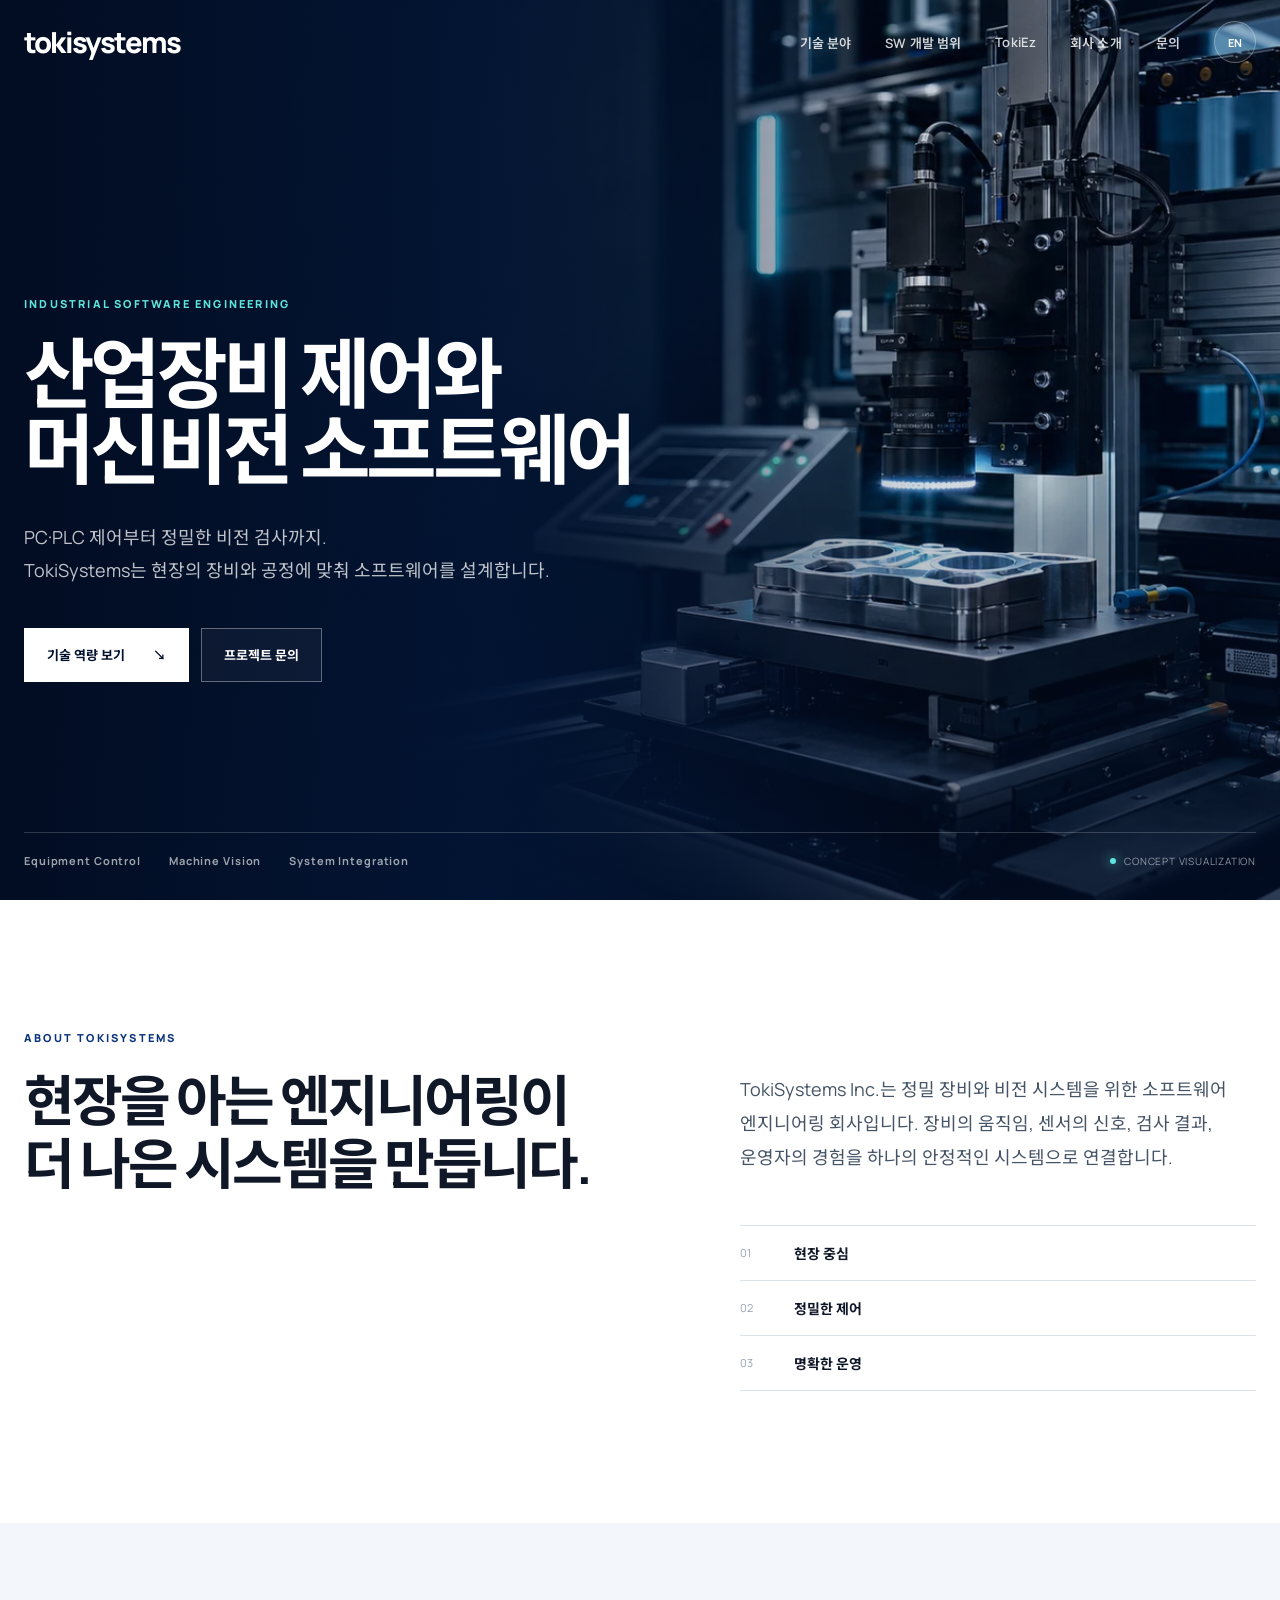
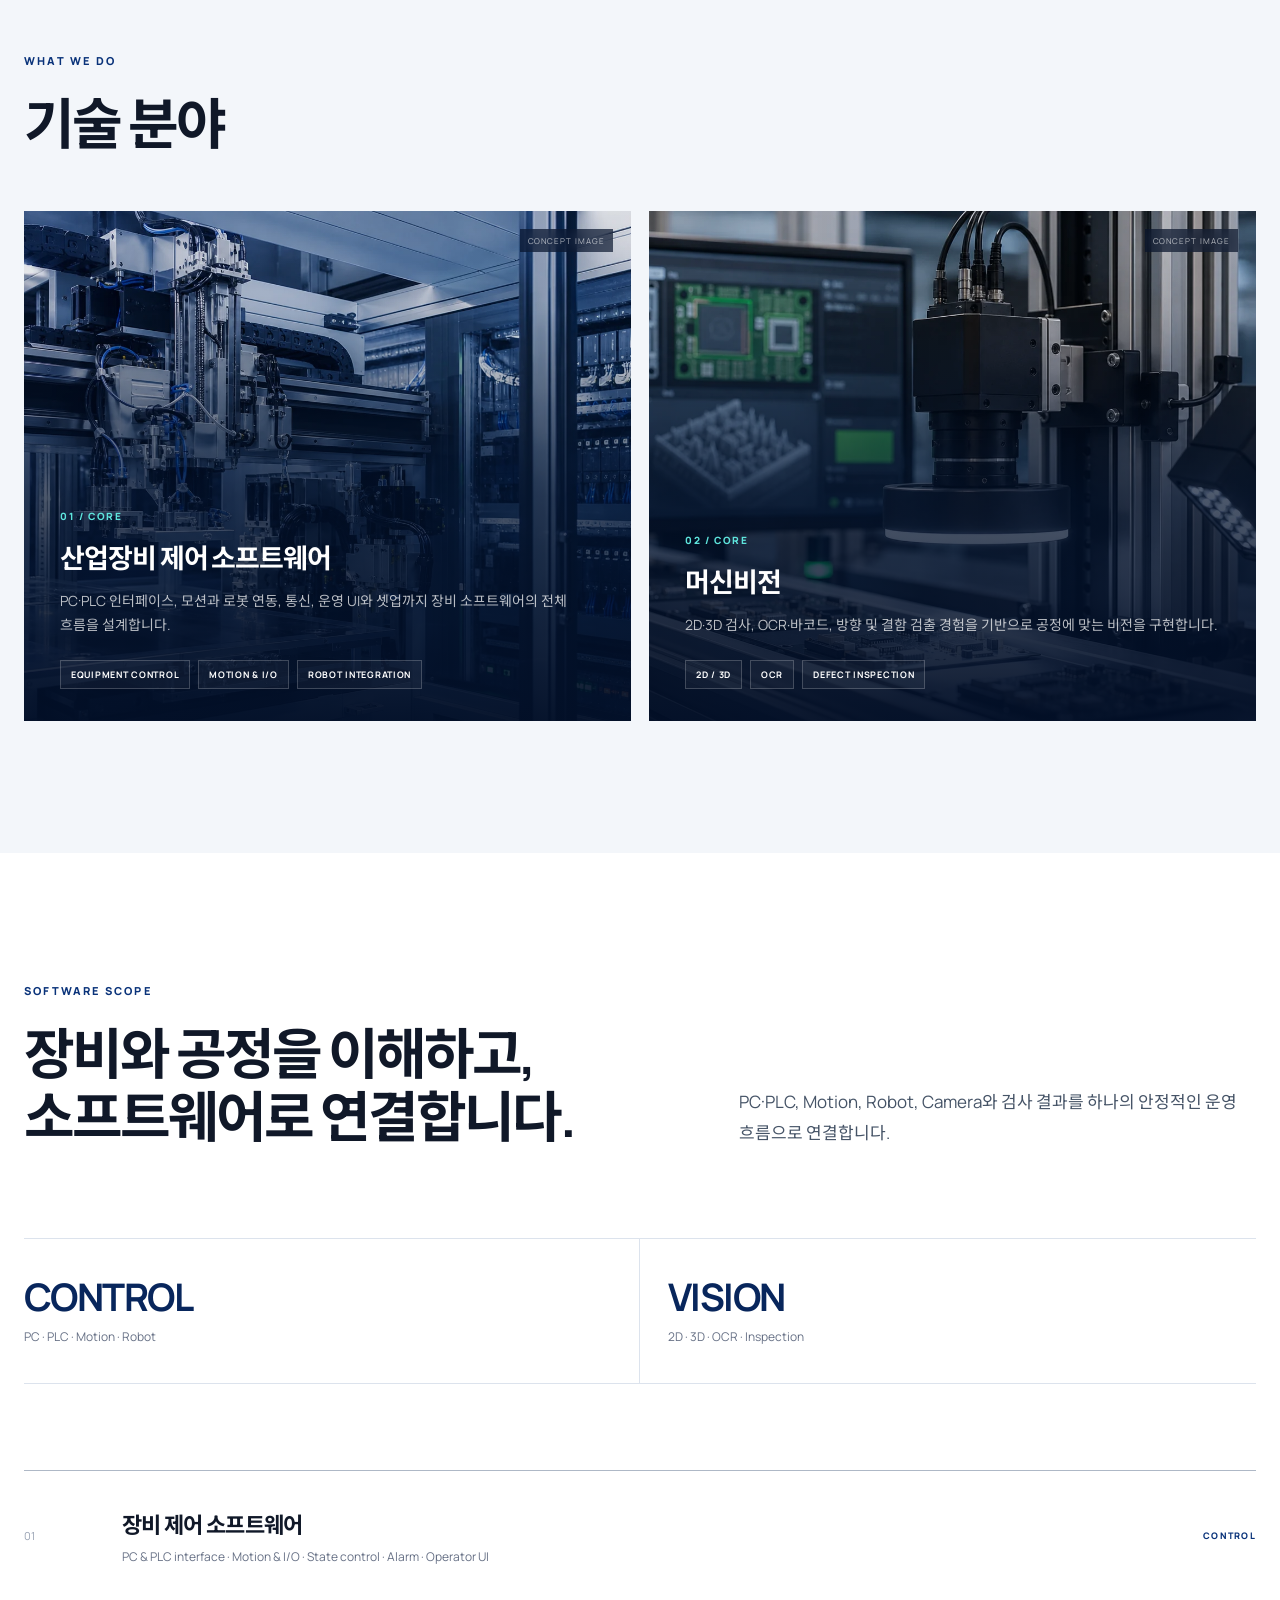
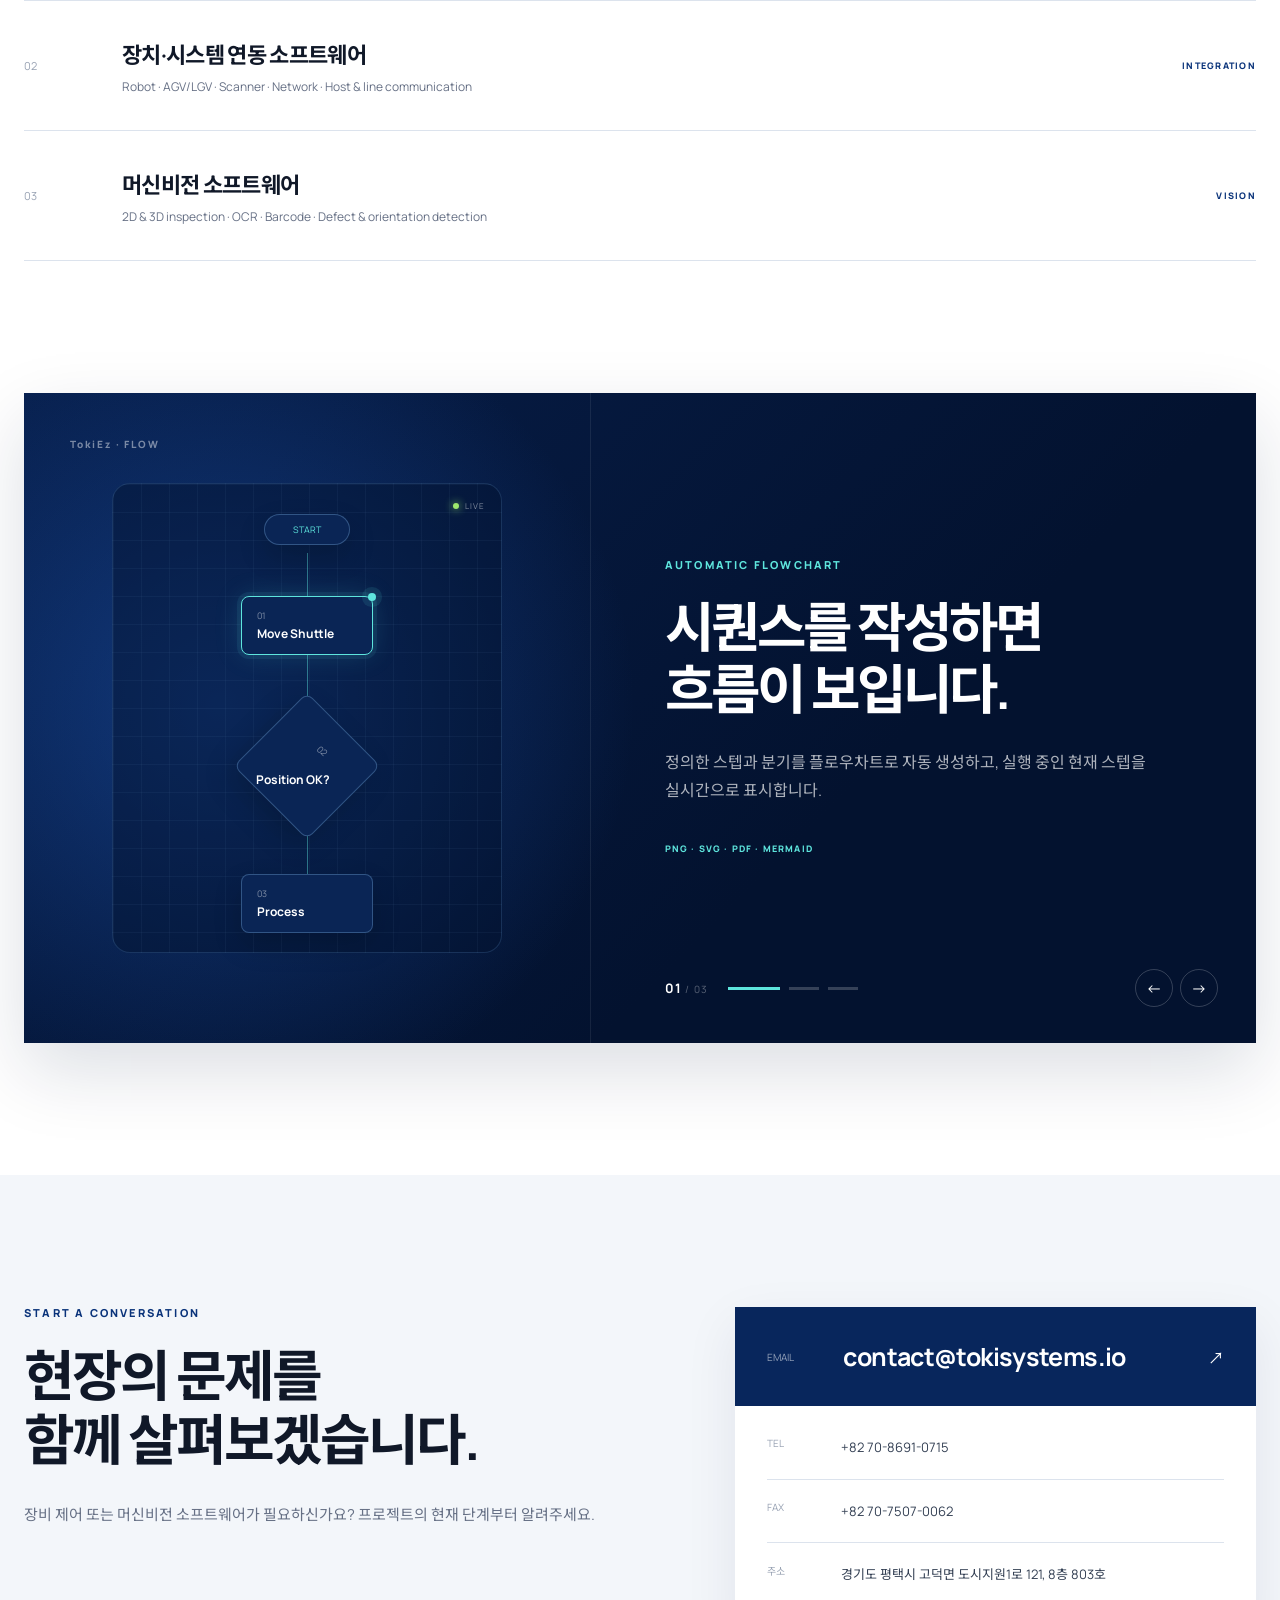
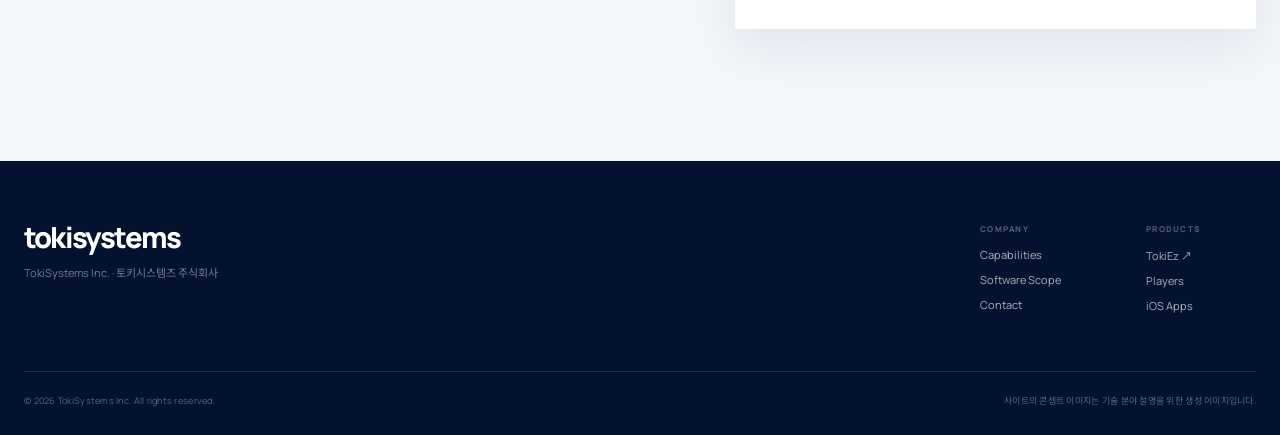
<file: index.html>
<!doctype html>
<html lang="ko">
  <head>
    <meta charset="utf-8" />
    <meta name="viewport" content="width=device-width, initial-scale=1" />
    <meta name="theme-color" content="#061b42" />
    <meta
      name="description"
      content="TokiSystems는 산업장비 제어와 머신비전을 위한 소프트웨어를 설계하고 개발합니다."
    />
    <meta property="og:type" content="website" />
    <meta property="og:site_name" content="TokiSystems" />
    <meta property="og:title" content="TokiSystems | Industrial Software Engineering" />
    <meta
      property="og:description"
      content="산업장비 제어와 머신비전 소프트웨어 엔지니어링."
    />
    <meta property="og:url" content="https://tokisystems.io/" />
    <meta property="og:image" content="https://tokisystems.io/assets/images/hero-control-vision.webp" />
    <title>TokiSystems | Industrial Software Engineering</title>
    <link rel="canonical" href="https://tokisystems.io/" />
    <link rel="preconnect" href="https://fonts.googleapis.com" />
    <link rel="preconnect" href="https://fonts.gstatic.com" crossorigin />
    <link
      href="https://fonts.googleapis.com/css2?family=Manrope:wght@400;500;600;700;800&family=Noto+Sans+KR:wght@400;500;600;700;800&display=swap"
      rel="stylesheet"
    />
    <link rel="stylesheet" href="styles.css" />
    <script src="script.js" defer></script>
  </head>
  <body data-language="ko">
    <a class="skip-link" href="#main">본문으로 바로가기</a>

    <header class="site-header" data-header>
      <div class="container header-inner">
        <a class="wordmark" href="#top" aria-label="TokiSystems 홈">tokisystems</a>

        <nav class="desktop-nav" aria-label="주요 메뉴">
          <a href="#capabilities"><span class="lang-ko">기술 분야</span><span class="lang-en">Capabilities</span></a>
          <a href="#software-scope"><span class="lang-ko">SW 개발 범위</span><span class="lang-en">Software Scope</span></a>
          <a href="#tokiez">TokiEz</a>
          <a href="#company"><span class="lang-ko">회사 소개</span><span class="lang-en">Company</span></a>
          <a href="#contact"><span class="lang-ko">문의</span><span class="lang-en">Contact</span></a>
        </nav>

        <div class="header-actions">
          <button class="language-toggle" type="button" data-language-toggle aria-label="언어 전환">
            <span data-language-label>EN</span>
          </button>
          <button class="menu-toggle" type="button" data-menu-toggle aria-expanded="false" aria-controls="mobile-menu">
            <span></span><span></span>
            <span class="sr-only">메뉴 열기</span>
          </button>
        </div>
      </div>

      <nav class="mobile-nav" id="mobile-menu" data-mobile-menu aria-label="모바일 메뉴">
        <a href="#capabilities"><span class="lang-ko">기술 분야</span><span class="lang-en">Capabilities</span></a>
        <a href="#software-scope"><span class="lang-ko">SW 개발 범위</span><span class="lang-en">Software Scope</span></a>
        <a href="#tokiez">TokiEz</a>
        <a href="#company"><span class="lang-ko">회사 소개</span><span class="lang-en">Company</span></a>
        <a href="#contact"><span class="lang-ko">문의</span><span class="lang-en">Contact</span></a>
      </nav>
    </header>

    <main id="main">
      <section class="hero" id="top">
        <div class="hero-media" aria-hidden="true"></div>
        <div class="hero-shade" aria-hidden="true"></div>
        <div class="container hero-inner">
          <div class="hero-copy reveal">
            <p class="eyebrow">INDUSTRIAL SOFTWARE ENGINEERING</p>
            <h1>
              <span class="lang-ko">산업장비 제어와<br />머신비전 소프트웨어</span>
              <span class="lang-en">Equipment control and<br />machine vision software.</span>
            </h1>
            <p class="hero-lead lang-ko">
              PC·PLC 제어부터 정밀한 비전 검사까지.<br />
              TokiSystems는 현장의 장비와 공정에 맞춰 소프트웨어를 설계합니다.
            </p>
            <p class="hero-lead lang-en">
              From PC/PLC control to precision vision inspection,<br />
              TokiSystems engineers software fit to each site's equipment and process.
            </p>
            <div class="hero-actions">
              <a class="button button-primary" href="#capabilities">
                <span class="lang-ko">기술 역량 보기</span><span class="lang-en">Explore capabilities</span>
                <span aria-hidden="true">↘</span>
              </a>
              <a class="button button-ghost" href="#contact">
                <span class="lang-ko">프로젝트 문의</span><span class="lang-en">Discuss a project</span>
              </a>
            </div>
          </div>

          <div class="hero-foot reveal">
            <div class="hero-tags" aria-label="핵심 분야">
              <span>Equipment Control</span>
              <span>Machine Vision</span>
              <span>System Integration</span>
            </div>
            <span class="concept-label"><span class="dot"></span> Concept visualization</span>
          </div>
        </div>
      </section>

      <section class="intro section" id="company">
        <div class="container intro-grid">
          <div class="section-heading reveal">
            <p class="eyebrow dark">ABOUT TOKISYSTEMS</p>
            <h2 class="lang-ko">현장을 아는 엔지니어링이<br />더 나은 시스템을 만듭니다.</h2>
            <h2 class="lang-en">Better systems begin with<br />engineering that knows the field.</h2>
          </div>
          <div class="intro-copy reveal">
            <p class="lang-ko">
              TokiSystems Inc.는 정밀 장비와 비전 시스템을 위한 소프트웨어 엔지니어링 회사입니다.
              장비의 움직임, 센서의 신호, 검사 결과, 운영자의 경험을 하나의 안정적인 시스템으로 연결합니다.
            </p>
            <p class="lang-en">
              TokiSystems Inc. is a software engineering company for precision equipment and vision systems.
              We connect machine motion, sensor signals, inspection results, and operator workflows into dependable systems.
            </p>
            <div class="principles">
              <div><span>01</span><strong class="lang-ko">현장 중심</strong><strong class="lang-en">Field-driven</strong></div>
              <div><span>02</span><strong class="lang-ko">정밀한 제어</strong><strong class="lang-en">Precise control</strong></div>
              <div><span>03</span><strong class="lang-ko">명확한 운영</strong><strong class="lang-en">Clear operation</strong></div>
            </div>
          </div>
        </div>
      </section>

      <section class="capabilities section section-soft" id="capabilities">
        <div class="container">
          <div class="section-top reveal">
            <div>
              <p class="eyebrow dark">WHAT WE DO</p>
              <h2><span class="lang-ko">기술 분야</span><span class="lang-en">Capabilities</span></h2>
            </div>
          </div>

          <div class="capability-grid">
            <article class="capability-card reveal">
              <img src="assets/images/equipment-control-v2.webp" alt="정밀 산업 장비 제어 콘셉트 이미지" />
              <div class="card-gradient"></div>
              <div class="card-content">
                <span class="card-index">01 / CORE</span>
                <h3><span class="lang-ko">산업장비 제어 소프트웨어</span><span class="lang-en">Equipment Control Software</span></h3>
                <p class="lang-ko">PC·PLC 인터페이스, 모션과 로봇 연동, 통신, 운영 UI와 셋업까지 장비 소프트웨어의 전체 흐름을 설계합니다.</p>
                <p class="lang-en">End-to-end control architecture across PC/PLC control, motion, robotics, communications, operator UI, and setup.</p>
                <ul>
                  <li>Equipment Control</li><li>Motion &amp; I/O</li><li>Robot Integration</li>
                </ul>
              </div>
              <span class="image-disclaimer">Concept image</span>
            </article>

            <article class="capability-card reveal">
              <img src="assets/images/machine-vision-v2.webp" alt="전자 부품 머신비전 검사 콘셉트 이미지" />
              <div class="card-gradient"></div>
              <div class="card-content">
                <span class="card-index">02 / CORE</span>
                <h3><span class="lang-ko">머신비전</span><span class="lang-en">Machine Vision</span></h3>
                <p class="lang-ko">2D·3D 검사, OCR·바코드, 방향 및 결함 검출 경험을 기반으로 공정에 맞는 비전을 구현합니다.</p>
                <p class="lang-en">Application-specific vision for 2D/3D inspection, OCR, barcode, orientation, and defect detection.</p>
                <ul><li>2D / 3D</li><li>OCR</li><li>Defect Inspection</li></ul>
              </div>
              <span class="image-disclaimer">Concept image</span>
            </article>
          </div>
        </div>
      </section>

      <section class="experience section" id="software-scope">
        <div class="container">
          <div class="experience-head reveal">
            <div>
              <p class="eyebrow dark">SOFTWARE SCOPE</p>
              <h2 class="lang-ko">장비와 공정을 이해하고,<br />소프트웨어로 연결합니다.</h2>
              <h2 class="lang-en">We understand equipment and process.<br />Software connects them.</h2>
            </div>
            <div>
              <p class="lang-ko">
                PC·PLC, Motion, Robot, Camera와 검사 결과를 하나의 안정적인 운영 흐름으로 연결합니다.
              </p>
              <p class="lang-en">
                We connect PC/PLC control, motion, robotics, cameras, and inspection results into one dependable operating flow.
              </p>
            </div>
          </div>

          <div class="stats reveal" aria-label="소프트웨어 개발 영역">
            <div><strong>CONTROL</strong><span>PC · PLC · Motion · Robot</span></div>
            <div><strong>VISION</strong><span>2D · 3D · OCR · Inspection</span></div>
          </div>

          <div class="experience-list">
            <article class="experience-row reveal">
              <span class="experience-no">01</span>
              <div><h3 class="lang-ko">장비 제어 소프트웨어</h3><h3 class="lang-en">Equipment Control Software</h3><p>PC &amp; PLC interface · Motion &amp; I/O · State control · Alarm · Operator UI</p></div>
              <span class="experience-type">CONTROL</span>
            </article>
            <article class="experience-row reveal">
              <span class="experience-no">02</span>
              <div><h3 class="lang-ko">장치·시스템 연동 소프트웨어</h3><h3 class="lang-en">Device &amp; System Integration</h3><p>Robot · AGV/LGV · Scanner · Network · Host &amp; line communication</p></div>
              <span class="experience-type">INTEGRATION</span>
            </article>
            <article class="experience-row reveal">
              <span class="experience-no">03</span>
              <div><h3 class="lang-ko">머신비전 소프트웨어</h3><h3 class="lang-en">Machine Vision Software</h3><p>2D &amp; 3D inspection · OCR · Barcode · Defect &amp; orientation detection</p></div>
              <span class="experience-type">VISION</span>
            </article>
          </div>
        </div>
      </section>

      <section class="tokiez section" id="tokiez">
        <div class="container">
          <div class="tokiez-panel reveal" data-tokiez-carousel tabindex="0" aria-roledescription="carousel" aria-label="TokiEz 핵심 기능">
            <div class="tokiez-viewport">
              <div class="tokiez-track" data-tokiez-track>
                <article class="tokiez-slide is-active" data-tokiez-slide aria-label="1 of 3: Automatic Flowchart">
                  <div class="tokiez-visual flowchart-visual" aria-hidden="true">
                    <span class="tokiez-mark">TokiEz · FLOW</span>
                    <div class="flow-preview">
                      <span class="flow-node flow-start">START</span><i class="flow-link link-a"></i>
                      <span class="flow-node flow-process active">01 <b>Move Shuttle</b></span><i class="flow-link link-b"></i>
                      <span class="flow-node flow-decision">02 <b>Position OK?</b></span><i class="flow-link link-c"></i>
                      <span class="flow-node flow-end">03 <b>Process</b></span>
                      <span class="flow-live"><i></i> LIVE</span>
                    </div>
                  </div>
                  <div class="tokiez-copy">
                    <p class="eyebrow">AUTOMATIC FLOWCHART</p>
                    <h2 class="lang-ko">시퀀스를 작성하면<br />흐름이 보입니다.</h2>
                    <h2 class="lang-en">Write the sequence.<br />See the flow.</h2>
                    <p class="lang-ko">정의한 스텝과 분기를 플로우차트로 자동 생성하고, 실행 중인 현재 스텝을 실시간으로 표시합니다.</p>
                    <p class="lang-en">Generate a flowchart directly from sequence steps and branches, with the current step highlighted during operation.</p>
                    <span class="tokiez-meta">PNG · SVG · PDF · MERMAID</span>
                  </div>
                </article>

                <article class="tokiez-slide" data-tokiez-slide aria-label="2 of 3: Machine Cycle Chart" aria-hidden="true">
                  <div class="tokiez-visual mcc-visual" aria-hidden="true">
                    <span class="tokiez-mark">TokiEz · MCC</span>
                    <div class="mcc-preview">
                      <div class="mcc-head"><b>MACHINE CYCLE CHART</b><span>19.403 s</span></div>
                      <div class="mcc-row"><em>MAIN</em><i class="bar b1"></i><i class="bar b2"></i><i class="bar b3"></i></div>
                      <div class="mcc-row"><em>SHUTTLE</em><i class="bar b4"></i><i class="bar b5"></i></div>
                      <div class="mcc-row"><em>ROBOT</em><i class="bar b6"></i><i class="bar b7"></i><i class="bar b8"></i></div>
                      <div class="mcc-row"><em>OUT</em><i class="bar b9"></i><i class="bar b10"></i></div>
                      <div class="mcc-axis"><span>0s</span><span>10s</span><span>20s</span></div>
                    </div>
                  </div>
                  <div class="tokiez-copy">
                    <p class="eyebrow">MACHINE CYCLE CHART</p>
                    <h2 class="lang-ko">로그를 보면<br />사이클이 읽힙니다.</h2>
                    <h2 class="lang-en">Turn logs into<br />a readable cycle.</h2>
                    <p class="lang-ko">TokiEz 로그에서 동작과 대기 구간을 추출해 장비의 시간 흐름과 사이클 편차를 한눈에 비교합니다.</p>
                    <p class="lang-en">Extract active and waiting segments from TokiEz logs to compare machine timing and cycle variation at a glance.</p>
                    <span class="tokiez-meta lang-ko">무료 MCC TOOL · HTML / XLSX 보고서</span><span class="tokiez-meta lang-en">FREE MCC TOOL · HTML / XLSX REPORTS</span>
                  </div>
                </article>

                <article class="tokiez-slide" data-tokiez-slide aria-label="3 of 3: Equipment Software Framework" aria-hidden="true">
                  <div class="tokiez-visual framework-visual" aria-hidden="true">
                    <span class="tokiez-mark">TokiEz · FRAMEWORK</span>
                    <div class="framework-preview">
                      <div class="framework-user"><span>CUSTOM</span><b>Device</b><b>Part</b><b>UI</b></div>
                      <i class="framework-arrow"></i>
                      <div class="framework-core"><span>TOKIEZ CORE</span><b>DEVICE</b><b>PART</b><b>SEQUENCE</b><b>EQUIPMENT UI</b></div>
                      <div class="simulation-badge"><i></i> VIRTUAL DEVICE READY</div>
                    </div>
                  </div>
                  <div class="tokiez-copy">
                    <p class="eyebrow">EXTENSIBLE FRAMEWORK</p>
                    <h2 class="lang-ko">장비 소프트웨어 경험을<br />하나의 프레임워크로.</h2>
                    <h2 class="lang-en">Equipment software experience,<br />shaped into one framework.</h2>
                    <p class="lang-ko">Device, Part, Sequence와 운영 UI를 일관된 구조로 연결하고, 가상 장치로 실제 하드웨어 전부터 개발을 시작합니다.</p>
                    <p class="lang-en">Connect Device, Part, Sequence, and operator UI in one structure, and start development early with virtual devices.</p>
                    <span class="tokiez-meta">DEVICE · PART · SEQUENCE · UI</span>
                  </div>
                </article>
              </div>
            </div>

            <div class="tokiez-controls">
              <span class="tokiez-counter"><b data-tokiez-current>01</b> / 03</span>
              <div class="tokiez-dots" role="tablist" aria-label="TokiEz 핵심 기능 선택">
                <button type="button" class="tokiez-dot is-active" data-tokiez-dot role="tab" aria-selected="true" aria-label="자동 플로우차트"></button>
                <button type="button" class="tokiez-dot" data-tokiez-dot role="tab" aria-selected="false" aria-label="Machine Cycle Chart"></button>
                <button type="button" class="tokiez-dot" data-tokiez-dot role="tab" aria-selected="false" aria-label="확장형 프레임워크"></button>
              </div>
              <div class="tokiez-arrows"><button type="button" data-tokiez-prev aria-label="이전 슬라이드">←</button><button type="button" data-tokiez-next aria-label="다음 슬라이드">→</button></div>
            </div>
          </div>
        </div>
      </section>

      <section class="contact section" id="contact">
        <div class="container contact-grid">
          <div class="contact-heading reveal">
            <p class="eyebrow dark">START A CONVERSATION</p>
            <h2 class="lang-ko">현장의 문제를<br />함께 살펴보겠습니다.</h2>
            <h2 class="lang-en">Let's examine your<br />engineering challenge.</h2>
            <p class="lang-ko">장비 제어 또는 머신비전 소프트웨어가 필요하신가요? 프로젝트의 현재 단계부터 알려주세요.</p>
            <p class="lang-en">Need equipment control or machine vision software? Tell us where your project stands.</p>
          </div>
          <div class="contact-card reveal">
            <a class="contact-primary" href="mailto:contact@tokisystems.io">
              <span>Email</span><strong>contact@tokisystems.io</strong><span aria-hidden="true">↗</span>
            </a>
            <dl>
              <div><dt>Tel</dt><dd><a href="tel:+827086910715">+82 70-8691-0715</a></dd></div>
              <div><dt>Fax</dt><dd>+82 70-7507-0062</dd></div>
              <div><dt><span class="lang-ko">주소</span><span class="lang-en">Address</span></dt><dd><span class="lang-ko">경기도 평택시 고덕면 도시지원1로 121, 8층 803호</span><span class="lang-en">8F 803, 121 Dosijiwon 1-ro, Godeok-myeon, Pyeongtaek-si, Gyeonggi-do, Republic of Korea</span></dd></div>
            </dl>
          </div>
        </div>
      </section>
    </main>

    <footer class="site-footer">
      <div class="container footer-main">
        <div>
          <a class="wordmark footer-wordmark" href="#top">tokisystems</a>
          <p>TokiSystems Inc. · 토키시스템즈 주식회사</p>
        </div>
        <div class="footer-links footer-link-groups">
          <div class="footer-link-group">
            <span>COMPANY</span>
            <a href="#capabilities">Capabilities</a>
            <a href="#software-scope">Software Scope</a>
            <a href="#contact">Contact</a>
          </div>
          <div class="footer-link-group">
            <span>PRODUCTS</span>
            <a href="https://tokiez.net" target="_blank" rel="noopener">TokiEz ↗</a>
            <a href="players/">Players</a>
            <a href="apps/">iOS Apps</a>
          </div>
        </div>
      </div>
      <div class="container footer-bottom">
        <span>© <span data-year></span> TokiSystems Inc. All rights reserved.</span>
        <span class="lang-ko">사이트의 콘셉트 이미지는 기술 분야 설명을 위한 생성 이미지입니다.</span>
        <span class="lang-en">Concept images on this site are generated to illustrate technical fields.</span>
      </div>
    </footer>
  </body>
</html>
</file>
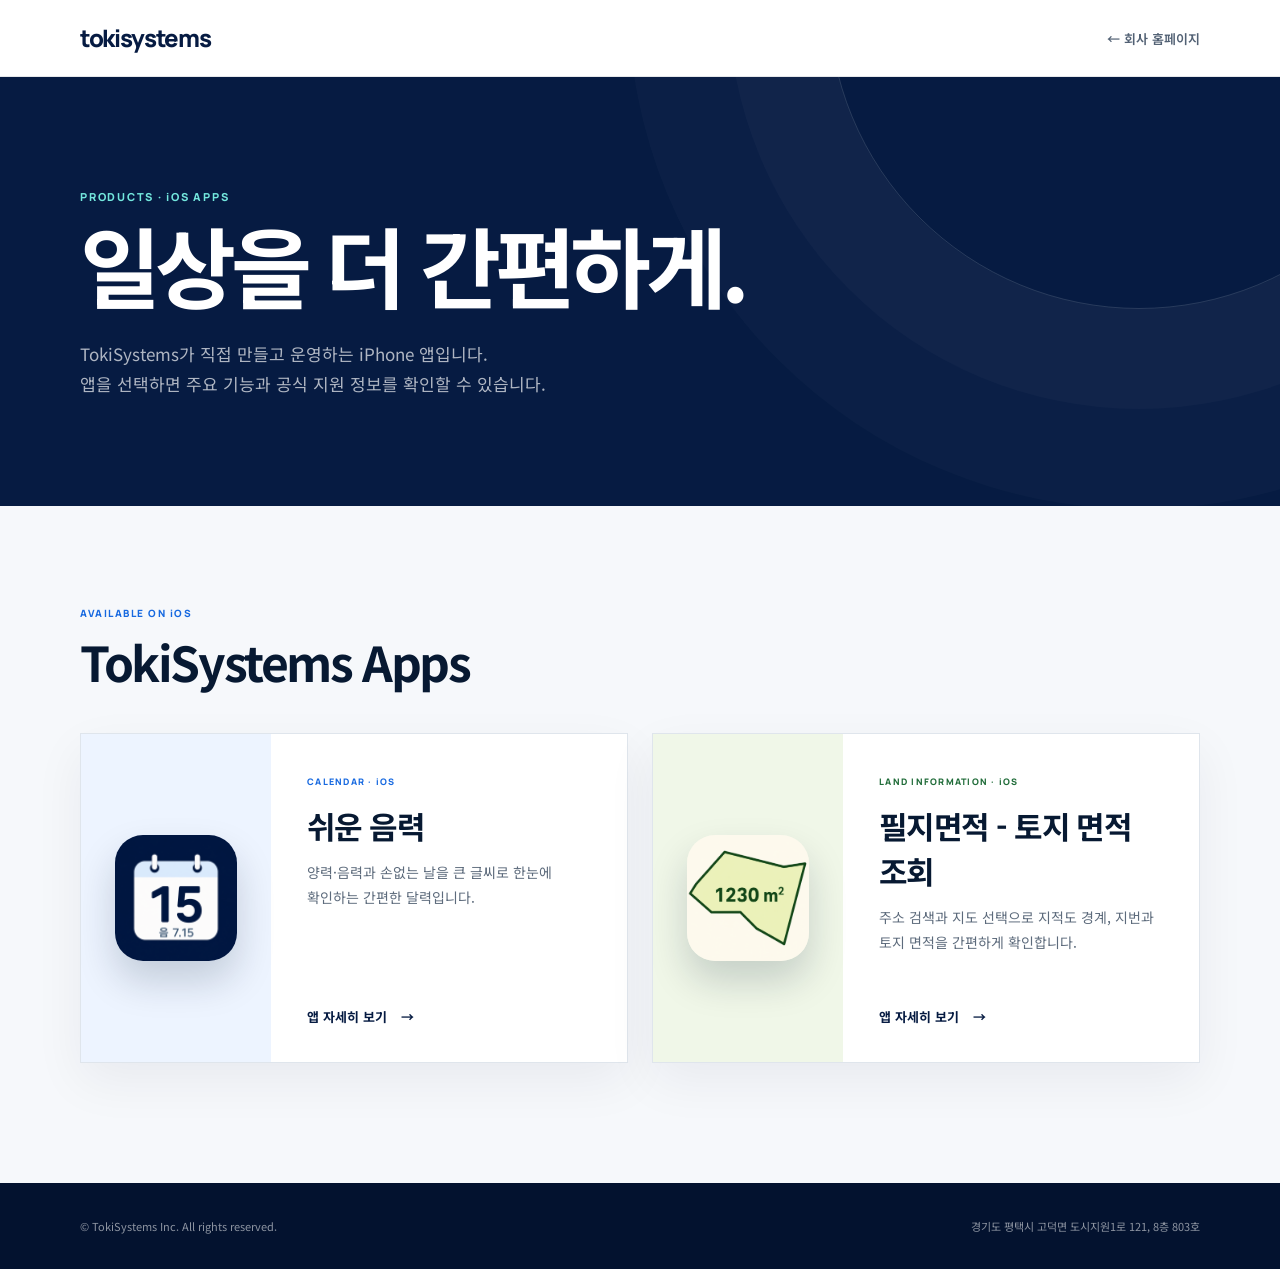
<file: apps/index.html>
<!doctype html>
<html lang="ko">
  <head>
    <meta charset="utf-8" />
    <meta name="viewport" content="width=device-width, initial-scale=1" />
    <meta name="theme-color" content="#061b42" />
    <meta name="description" content="TokiSystems의 iOS 앱을 만나보세요. 쉬운 음력과 필지면적 - 토지 면적 조회 앱의 기능 및 공식 지원 정보를 확인할 수 있습니다." />
    <meta property="og:type" content="website" />
    <meta property="og:site_name" content="TokiSystems" />
    <meta property="og:title" content="iOS Apps | TokiSystems" />
    <meta property="og:description" content="일상을 더 간편하게 만드는 TokiSystems의 iOS 앱." />
    <meta property="og:url" content="https://tokisystems.io/apps/" />
    <meta property="og:image" content="https://tokisystems.io/assets/images/apps/easy-lunar-calendar.png" />
    <title>iOS Apps | TokiSystems</title>
    <link rel="canonical" href="https://tokisystems.io/apps/" />
    <link rel="preconnect" href="https://fonts.googleapis.com" />
    <link rel="preconnect" href="https://fonts.gstatic.com" crossorigin />
    <link href="https://fonts.googleapis.com/css2?family=Manrope:wght@500;700;800&family=Noto+Sans+KR:wght@400;500;600;700;800&display=swap" rel="stylesheet" />
    <link rel="stylesheet" href="apps.css" />
  </head>
  <body class="apps-index">
    <a class="skip-link" href="#main">본문으로 바로가기</a>
    <header class="site-header">
      <div class="container header-inner">
        <a class="wordmark" href="../">tokisystems</a>
        <a class="back-link" href="../">← 회사 홈페이지</a>
      </div>
    </header>

    <main id="main">
      <section class="apps-hero">
        <div class="container apps-hero-inner">
          <p class="eyebrow">PRODUCTS · iOS APPS</p>
          <h1>일상을 더 간편하게.</h1>
          <p>TokiSystems가 직접 만들고 운영하는 iPhone 앱입니다.<br />앱을 선택하면 주요 기능과 공식 지원 정보를 확인할 수 있습니다.</p>
        </div>
      </section>

      <section class="apps-catalog" aria-labelledby="apps-title">
        <div class="container">
          <div class="catalog-heading">
            <p class="section-label">AVAILABLE ON iOS</p>
            <h2 id="apps-title">TokiSystems Apps</h2>
          </div>

          <div class="app-list">
            <a class="app-card calendar-card" href="easy-lunar-calendar/" aria-label="쉬운 음력 앱 상세 페이지 보기">
              <div class="app-card-visual">
                <img src="../assets/images/apps/easy-lunar-calendar.png" alt="쉬운 음력 앱 아이콘" width="1024" height="1024" />
              </div>
              <div class="app-card-copy">
                <span class="app-category">CALENDAR · iOS</span>
                <h3>쉬운 음력</h3>
                <p>양력·음력과 손없는 날을 큰 글씨로 한눈에 확인하는 간편한 달력입니다.</p>
                <span class="app-card-link">앱 자세히 보기 <span aria-hidden="true">→</span></span>
              </div>
            </a>

            <a class="app-card parcel-card" href="parcel-area/" aria-label="필지면적 - 토지 면적 조회 앱 상세 페이지 보기">
              <div class="app-card-visual">
                <img src="../assets/images/apps/parcel-area.png" alt="필지면적 - 토지 면적 조회 앱 아이콘" width="1254" height="1254" />
              </div>
              <div class="app-card-copy">
                <span class="app-category">LAND INFORMATION · iOS</span>
                <h3>필지면적 - 토지 면적 조회</h3>
                <p>주소 검색과 지도 선택으로 지적도 경계, 지번과 토지 면적을 간편하게 확인합니다.</p>
                <span class="app-card-link">앱 자세히 보기 <span aria-hidden="true">→</span></span>
              </div>
            </a>
          </div>
        </div>
      </section>
    </main>

    <footer class="site-footer">
      <div class="container footer-inner">
        <span>© TokiSystems Inc. All rights reserved.</span>
        <span>경기도 평택시 고덕면 도시지원1로 121, 8층 803호</span>
      </div>
    </footer>
  </body>
</html>
</file>
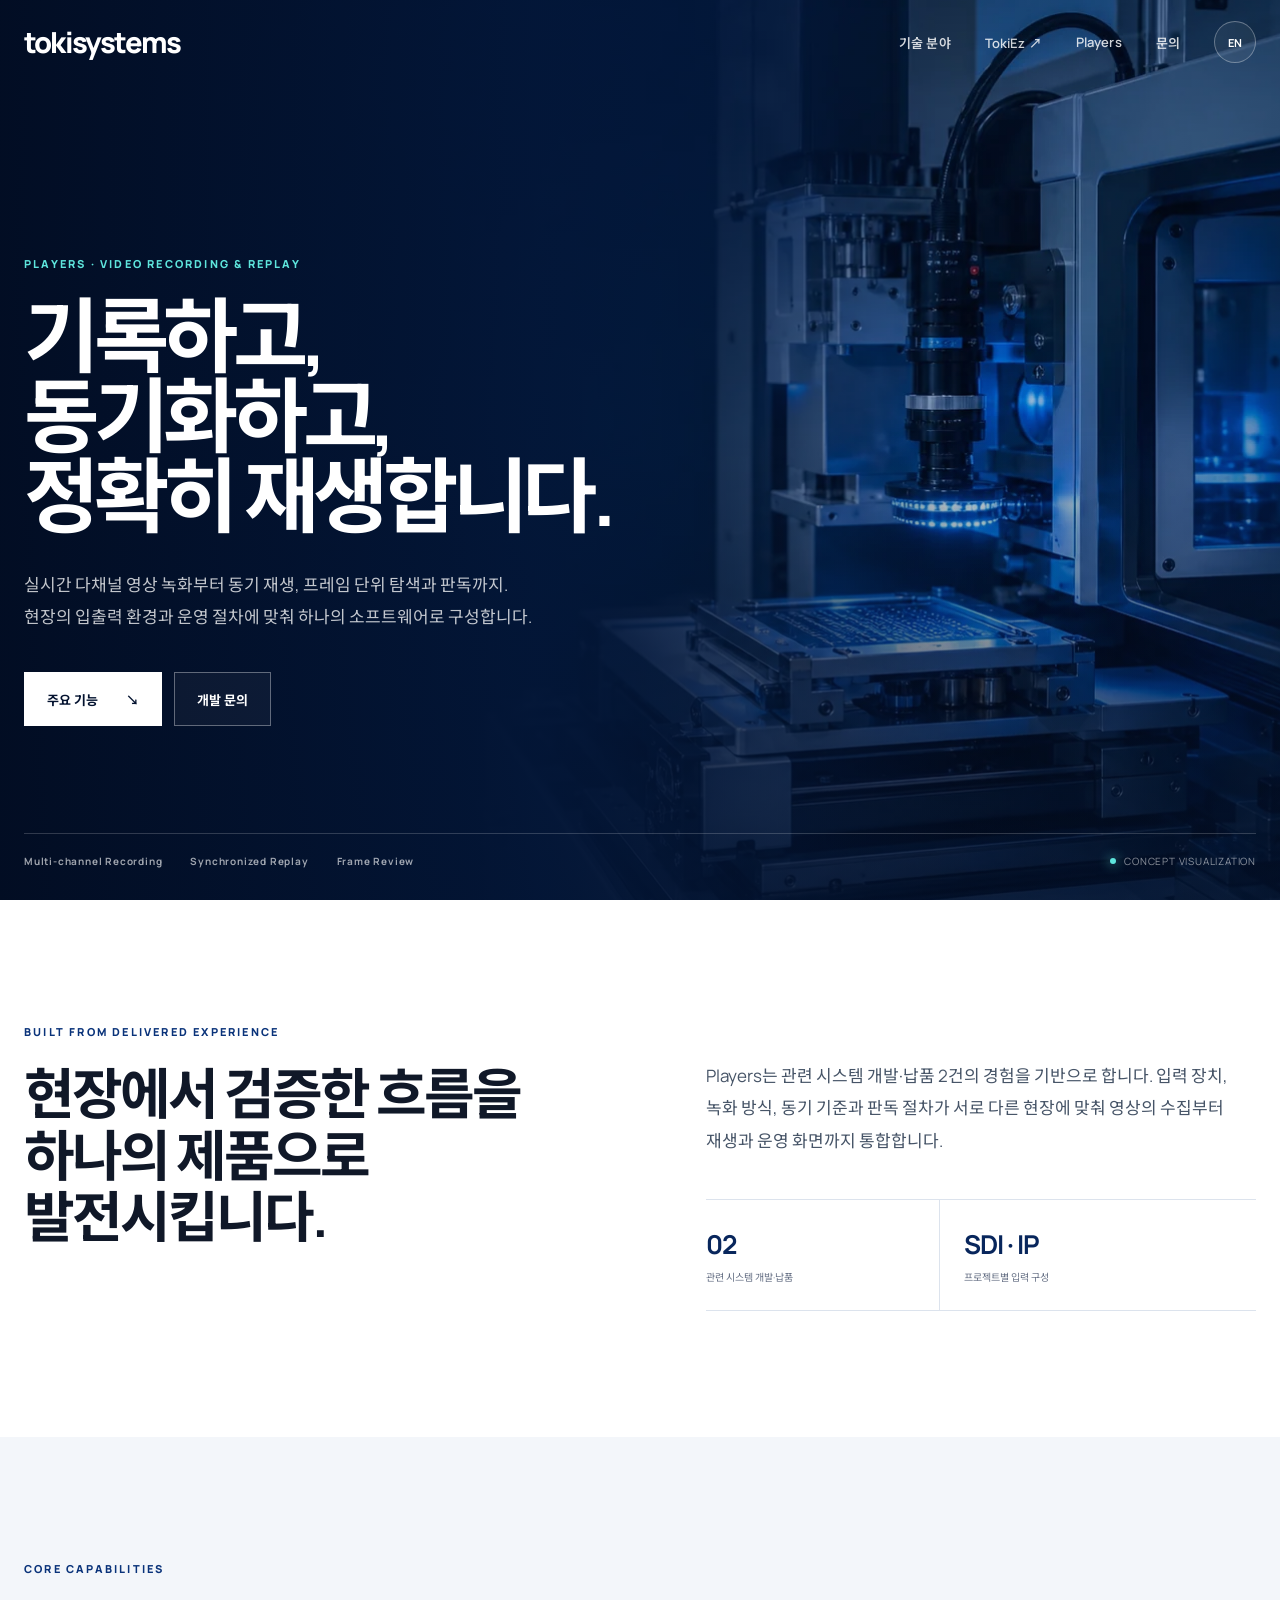
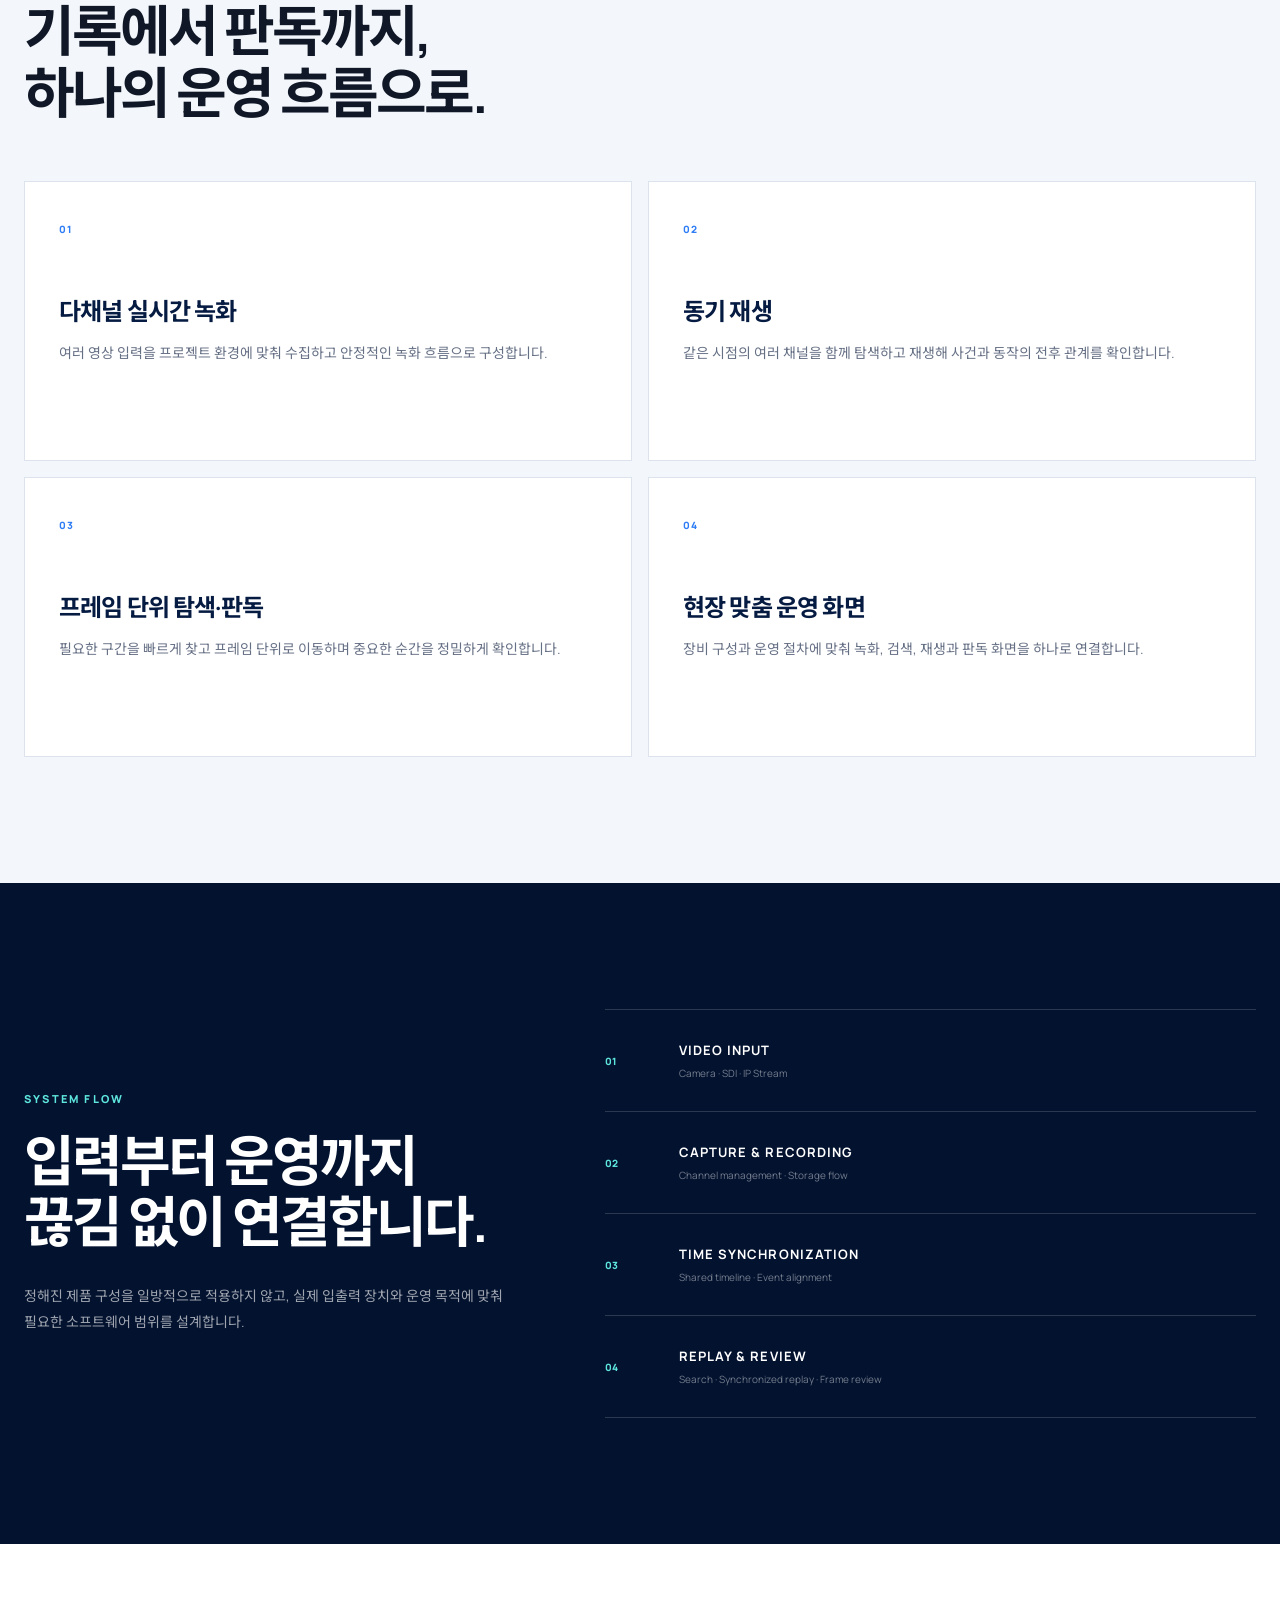
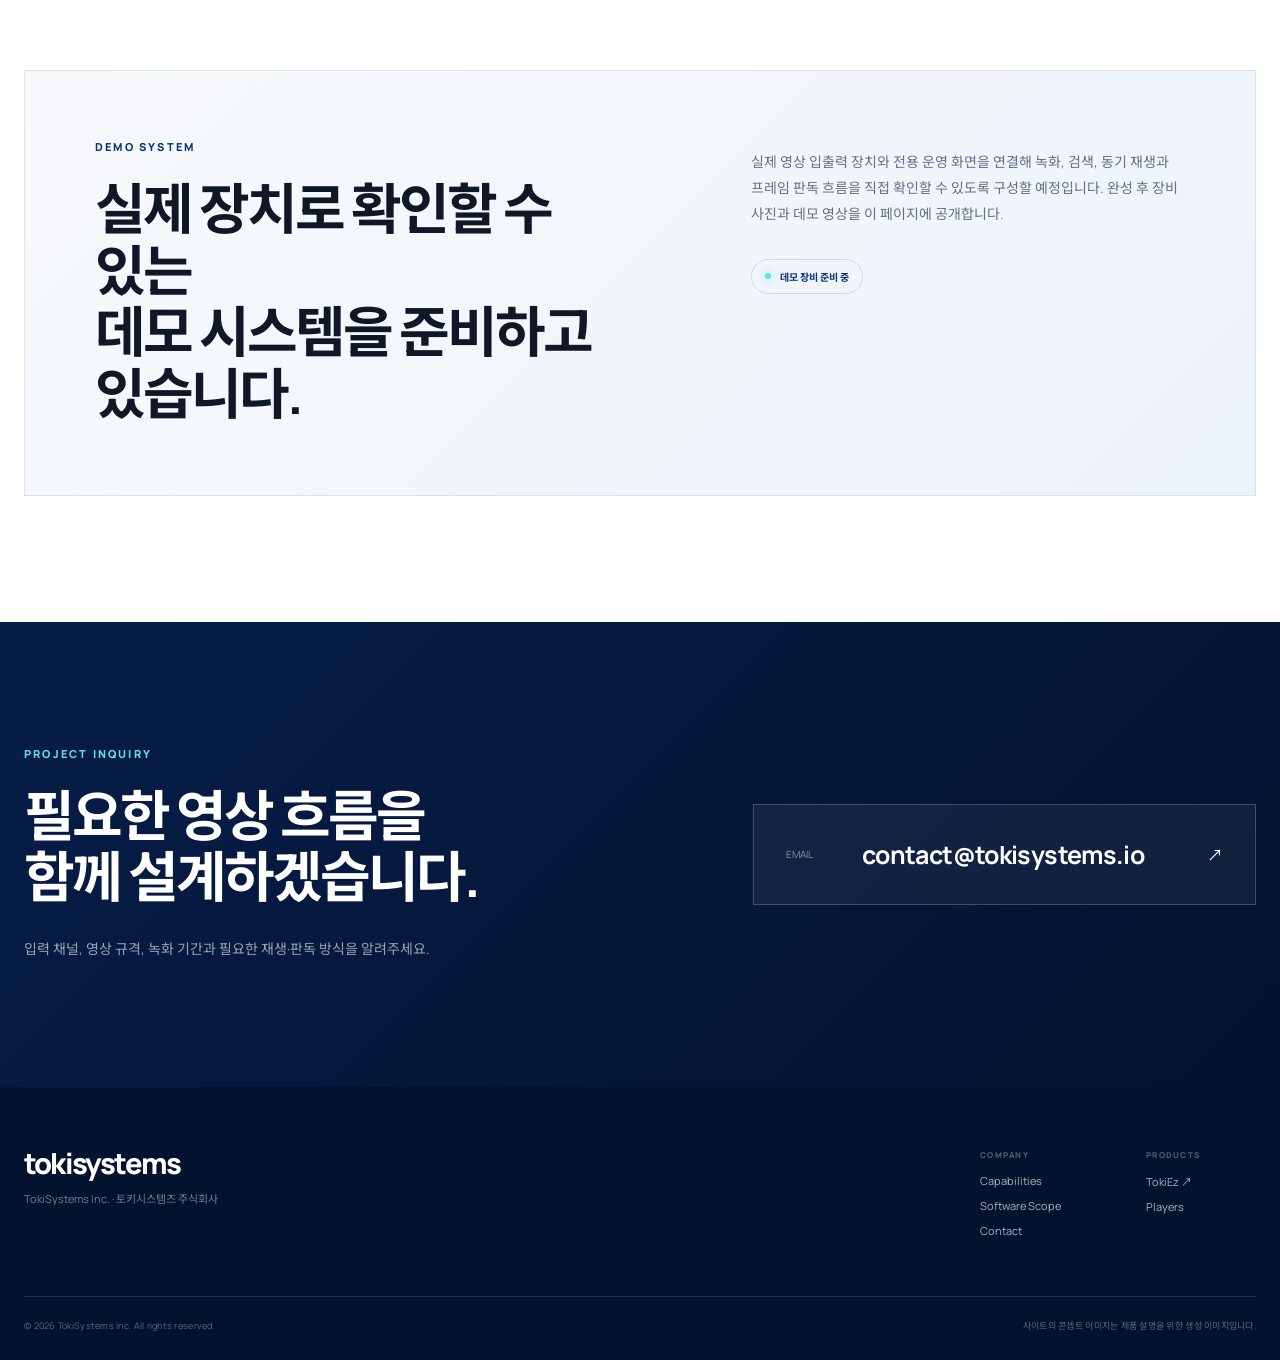
<file: players/index.html>
<!doctype html>
<html lang="ko">
  <head>
    <meta charset="utf-8" />
    <meta name="viewport" content="width=device-width, initial-scale=1" />
    <meta name="theme-color" content="#061b42" />
    <meta
      name="description"
      content="Players는 실시간 다채널 영상 녹화, 동기 재생과 프레임 단위 판독을 위한 프로젝트 맞춤형 소프트웨어입니다."
    />
    <meta name="robots" content="index, follow" />
    <meta property="og:type" content="website" />
    <meta property="og:site_name" content="TokiSystems" />
    <meta property="og:title" content="Players | 다채널 영상 녹화·동기 재생 소프트웨어" />
    <meta
      property="og:description"
      content="실시간 다채널 녹화, 동기 재생, 프레임 탐색과 판독을 하나의 운영 흐름으로 구성합니다."
    />
    <meta property="og:url" content="https://tokisystems.io/players/" />
    <meta property="og:image" content="https://tokisystems.io/assets/images/players-video.webp" />
    <title>Players | 다채널 영상 녹화·동기 재생 소프트웨어 | TokiSystems</title>
    <link rel="canonical" href="https://tokisystems.io/players/" />
    <link rel="preconnect" href="https://fonts.googleapis.com" />
    <link rel="preconnect" href="https://fonts.gstatic.com" crossorigin />
    <link
      href="https://fonts.googleapis.com/css2?family=Manrope:wght@400;500;600;700;800&family=Noto+Sans+KR:wght@400;500;600;700;800&display=swap"
      rel="stylesheet"
    />
    <link rel="stylesheet" href="../styles.css" />
    <link rel="stylesheet" href="players.css" />
    <script src="../script.js" defer></script>
    <script type="application/ld+json">
      {
        "@context": "https://schema.org",
        "@type": "SoftwareApplication",
        "name": "Players",
        "applicationCategory": "MultimediaApplication",
        "description": "Project-specific software for real-time multi-channel video recording, synchronized replay, and frame review.",
        "url": "https://tokisystems.io/players/",
        "provider": {
          "@type": "Organization",
          "name": "TokiSystems Inc.",
          "url": "https://tokisystems.io/"
        }
      }
    </script>
  </head>
  <body data-language="ko" class="players-page">
    <a class="skip-link" href="#main">본문으로 바로가기</a>

    <header class="site-header" data-header>
      <div class="container header-inner">
        <a class="wordmark" href="../" aria-label="TokiSystems 홈">tokisystems</a>

        <nav class="desktop-nav" aria-label="주요 메뉴">
          <a href="../#capabilities"><span class="lang-ko">기술 분야</span><span class="lang-en">Capabilities</span></a>
          <a href="https://tokiez.net" target="_blank" rel="noopener">TokiEz ↗</a>
          <a href="#top" aria-current="page">Players</a>
          <a href="#players-contact"><span class="lang-ko">문의</span><span class="lang-en">Contact</span></a>
        </nav>

        <div class="header-actions">
          <button class="language-toggle" type="button" data-language-toggle aria-label="언어 전환">
            <span data-language-label>EN</span>
          </button>
          <button class="menu-toggle" type="button" data-menu-toggle aria-expanded="false" aria-controls="mobile-menu">
            <span></span><span></span>
            <span class="sr-only">메뉴 열기</span>
          </button>
        </div>
      </div>

      <nav class="mobile-nav" id="mobile-menu" data-mobile-menu aria-label="모바일 메뉴">
        <a href="../#capabilities"><span class="lang-ko">기술 분야</span><span class="lang-en">Capabilities</span></a>
        <a href="https://tokiez.net" target="_blank" rel="noopener">TokiEz ↗</a>
        <a href="#top" aria-current="page">Players</a>
        <a href="#players-contact"><span class="lang-ko">문의</span><span class="lang-en">Contact</span></a>
      </nav>
    </header>

    <main id="main">
      <section class="players-hero" id="top">
        <img
          class="players-hero-media"
          src="../assets/images/players-video.webp"
          alt=""
          aria-hidden="true"
        />
        <div class="players-hero-shade" aria-hidden="true"></div>
        <div class="container players-hero-inner">
          <div class="players-hero-copy reveal">
            <p class="eyebrow">PLAYERS · VIDEO RECORDING &amp; REPLAY</p>
            <h1 class="lang-ko">기록하고,<br />동기화하고,<br />정확히 재생합니다.</h1>
            <h1 class="lang-en">Record.<br />Synchronize.<br />Review precisely.</h1>
            <p class="players-hero-lead lang-ko">
              실시간 다채널 영상 녹화부터 동기 재생, 프레임 단위 탐색과 판독까지.<br />
              현장의 입출력 환경과 운영 절차에 맞춰 하나의 소프트웨어로 구성합니다.
            </p>
            <p class="players-hero-lead lang-en">
              From real-time multi-channel recording to synchronized replay and frame-level review,<br />
              Players is configured around each site's media I/O and operator workflow.
            </p>
            <div class="players-actions">
              <a class="button button-primary" href="#features">
                <span class="lang-ko">주요 기능</span><span class="lang-en">Explore features</span>
                <span aria-hidden="true">↘</span>
              </a>
              <a class="button button-ghost" href="#players-contact">
                <span class="lang-ko">개발 문의</span><span class="lang-en">Discuss a project</span>
              </a>
            </div>
          </div>

          <div class="players-hero-foot reveal">
            <div class="players-tags">
              <span>Multi-channel Recording</span>
              <span>Synchronized Replay</span>
              <span>Frame Review</span>
            </div>
            <span class="concept-label"><span class="dot"></span> Concept visualization</span>
          </div>
        </div>
      </section>

      <section class="players-intro players-section">
        <div class="container players-intro-grid">
          <div class="reveal">
            <p class="eyebrow dark">BUILT FROM DELIVERED EXPERIENCE</p>
            <h2 class="lang-ko">현장에서 검증한 흐름을<br />하나의 제품으로 발전시킵니다.</h2>
            <h2 class="lang-en">Delivered experience,<br />shaped into a focused product.</h2>
          </div>
          <div class="players-intro-copy reveal">
            <p class="lang-ko">
              Players는 관련 시스템 개발·납품 2건의 경험을 기반으로 합니다.
              입력 장치, 녹화 방식, 동기 기준과 판독 절차가 서로 다른 현장에 맞춰
              영상의 수집부터 재생과 운영 화면까지 통합합니다.
            </p>
            <p class="lang-en">
              Players builds on two delivered systems. It brings capture, recording,
              synchronization, replay, and operator workflow together for sites with different
              media inputs and review requirements.
            </p>
            <div class="players-facts">
              <div><strong>02</strong><span class="lang-ko">관련 시스템 개발·납품</span><span class="lang-en">Delivered systems</span></div>
              <div><strong>SDI · IP</strong><span class="lang-ko">프로젝트별 입력 구성</span><span class="lang-en">Project-specific media I/O</span></div>
            </div>
          </div>
        </div>
      </section>

      <section class="players-features players-section" id="features">
        <div class="container">
          <div class="players-section-heading reveal">
            <p class="eyebrow dark">CORE CAPABILITIES</p>
            <h2><span class="lang-ko">기록에서 판독까지,<br />하나의 운영 흐름으로.</span><span class="lang-en">One operating flow,<br />from recording to review.</span></h2>
          </div>

          <div class="players-feature-grid">
            <article class="players-feature-card reveal">
              <span>01</span>
              <h3><span class="lang-ko">다채널 실시간 녹화</span><span class="lang-en">Multi-channel Recording</span></h3>
              <p class="lang-ko">여러 영상 입력을 프로젝트 환경에 맞춰 수집하고 안정적인 녹화 흐름으로 구성합니다.</p>
              <p class="lang-en">Capture multiple video inputs and organize them into a dependable recording workflow.</p>
            </article>
            <article class="players-feature-card reveal">
              <span>02</span>
              <h3><span class="lang-ko">동기 재생</span><span class="lang-en">Synchronized Replay</span></h3>
              <p class="lang-ko">같은 시점의 여러 채널을 함께 탐색하고 재생해 사건과 동작의 전후 관계를 확인합니다.</p>
              <p class="lang-en">Navigate and replay multiple channels on a shared timeline to examine events in context.</p>
            </article>
            <article class="players-feature-card reveal">
              <span>03</span>
              <h3><span class="lang-ko">프레임 단위 탐색·판독</span><span class="lang-en">Frame-level Review</span></h3>
              <p class="lang-ko">필요한 구간을 빠르게 찾고 프레임 단위로 이동하며 중요한 순간을 정밀하게 확인합니다.</p>
              <p class="lang-en">Find target segments quickly and inspect critical moments with frame-level navigation.</p>
            </article>
            <article class="players-feature-card reveal">
              <span>04</span>
              <h3><span class="lang-ko">현장 맞춤 운영 화면</span><span class="lang-en">Operator-focused UI</span></h3>
              <p class="lang-ko">장비 구성과 운영 절차에 맞춰 녹화, 검색, 재생과 판독 화면을 하나로 연결합니다.</p>
              <p class="lang-en">Connect recording, search, replay, and review around the site's equipment and workflow.</p>
            </article>
          </div>
        </div>
      </section>

      <section class="players-flow players-section">
        <div class="container players-flow-grid">
          <div class="players-flow-copy reveal">
            <p class="eyebrow">SYSTEM FLOW</p>
            <h2 class="lang-ko">입력부터 운영까지<br />끊김 없이 연결합니다.</h2>
            <h2 class="lang-en">Connected from input<br />to operation.</h2>
            <p class="lang-ko">정해진 제품 구성을 일방적으로 적용하지 않고, 실제 입출력 장치와 운영 목적에 맞춰 필요한 소프트웨어 범위를 설계합니다.</p>
            <p class="lang-en">Instead of imposing a fixed setup, we shape the software around actual media devices and the required operating process.</p>
          </div>
          <ol class="players-flow-steps reveal">
            <li><span>01</span><div><strong>VIDEO INPUT</strong><small>Camera · SDI · IP Stream</small></div></li>
            <li><span>02</span><div><strong>CAPTURE &amp; RECORDING</strong><small>Channel management · Storage flow</small></div></li>
            <li><span>03</span><div><strong>TIME SYNCHRONIZATION</strong><small>Shared timeline · Event alignment</small></div></li>
            <li><span>04</span><div><strong>REPLAY &amp; REVIEW</strong><small>Search · Synchronized replay · Frame review</small></div></li>
          </ol>
        </div>
      </section>

      <section class="players-demo players-section">
        <div class="container players-demo-panel reveal">
          <div>
            <p class="eyebrow dark">DEMO SYSTEM</p>
            <h2><span class="lang-ko">실제 장치로 확인할 수 있는<br />데모 시스템을 준비하고 있습니다.</span><span class="lang-en">A working demo system<br />is in preparation.</span></h2>
          </div>
          <div class="players-demo-copy">
            <p class="lang-ko">
              실제 영상 입출력 장치와 전용 운영 화면을 연결해 녹화, 검색, 동기 재생과
              프레임 판독 흐름을 직접 확인할 수 있도록 구성할 예정입니다.
              완성 후 장비 사진과 데모 영상을 이 페이지에 공개합니다.
            </p>
            <p class="lang-en">
              The demo will connect real media I/O devices with a dedicated operator interface
              for recording, search, synchronized replay, and frame review. Equipment photos
              and a demonstration video will be published here after completion.
            </p>
            <span class="players-status"><i></i><span class="lang-ko">데모 장비 준비 중</span><span class="lang-en">Demo system in preparation</span></span>
          </div>
        </div>
      </section>

      <section class="players-contact players-section" id="players-contact">
        <div class="container players-contact-grid">
          <div class="reveal">
            <p class="eyebrow">PROJECT INQUIRY</p>
            <h2 class="lang-ko">필요한 영상 흐름을<br />함께 설계하겠습니다.</h2>
            <h2 class="lang-en">Let's design the video workflow<br />your site needs.</h2>
            <p class="lang-ko">입력 채널, 영상 규격, 녹화 기간과 필요한 재생·판독 방식을 알려주세요.</p>
            <p class="lang-en">Tell us about your input channels, media format, retention needs, and review workflow.</p>
          </div>
          <a class="players-contact-link reveal" href="mailto:contact@tokisystems.io?subject=Players%20Project%20Inquiry">
            <span>Email</span>
            <strong>contact@tokisystems.io</strong>
            <span aria-hidden="true">↗</span>
          </a>
        </div>
      </section>
    </main>

    <footer class="site-footer">
      <div class="container footer-main">
        <div>
          <a class="wordmark footer-wordmark" href="../">tokisystems</a>
          <p>TokiSystems Inc. · 토키시스템즈 주식회사</p>
        </div>
        <div class="footer-links footer-link-groups">
          <div class="footer-link-group">
            <span>COMPANY</span>
            <a href="../#capabilities">Capabilities</a>
            <a href="../#software-scope">Software Scope</a>
            <a href="../#contact">Contact</a>
          </div>
          <div class="footer-link-group">
            <span>PRODUCTS</span>
            <a href="https://tokiez.net" target="_blank" rel="noopener">TokiEz ↗</a>
            <a href="./" aria-current="page">Players</a>
          </div>
        </div>
      </div>
      <div class="container footer-bottom">
        <span>© <span data-year></span> TokiSystems Inc. All rights reserved.</span>
        <span class="lang-ko">사이트의 콘셉트 이미지는 제품 설명을 위한 생성 이미지입니다.</span>
        <span class="lang-en">Concept imagery is generated to illustrate the product.</span>
      </div>
    </footer>
  </body>
</html>
</file>
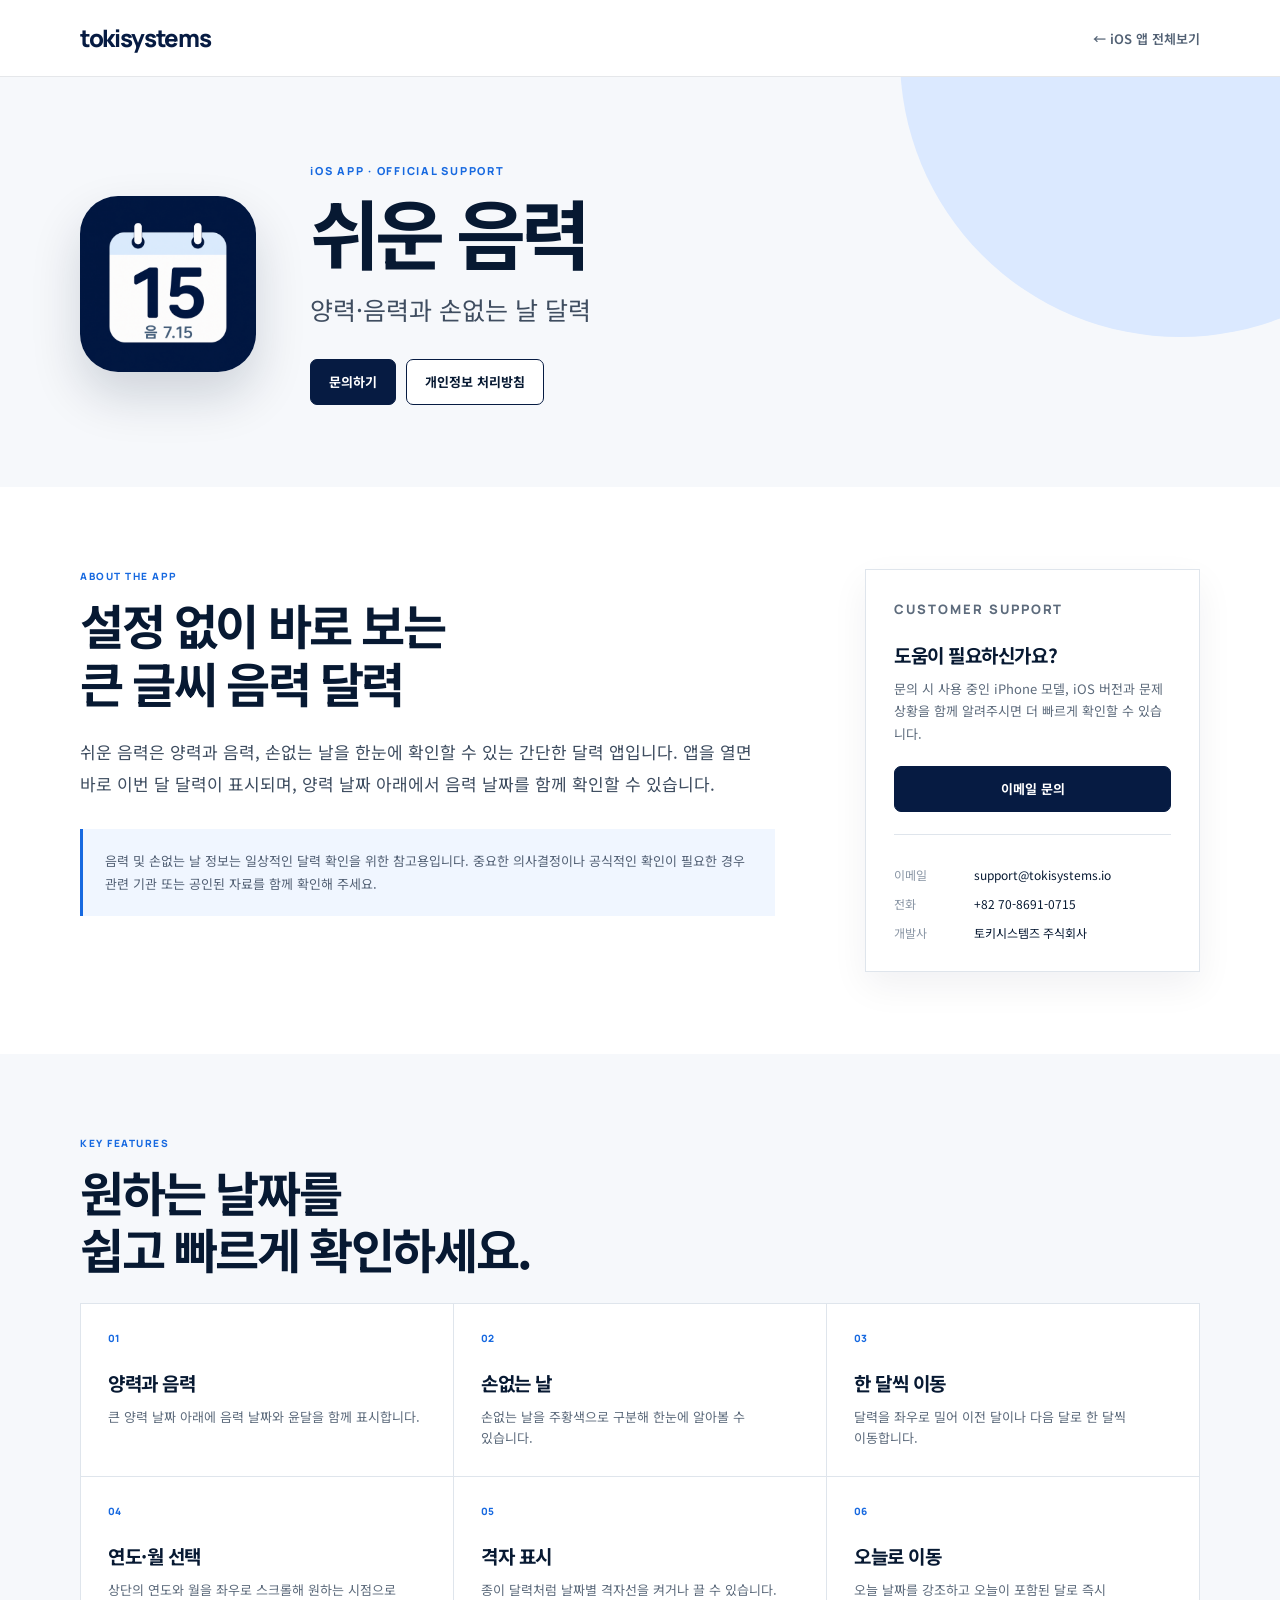
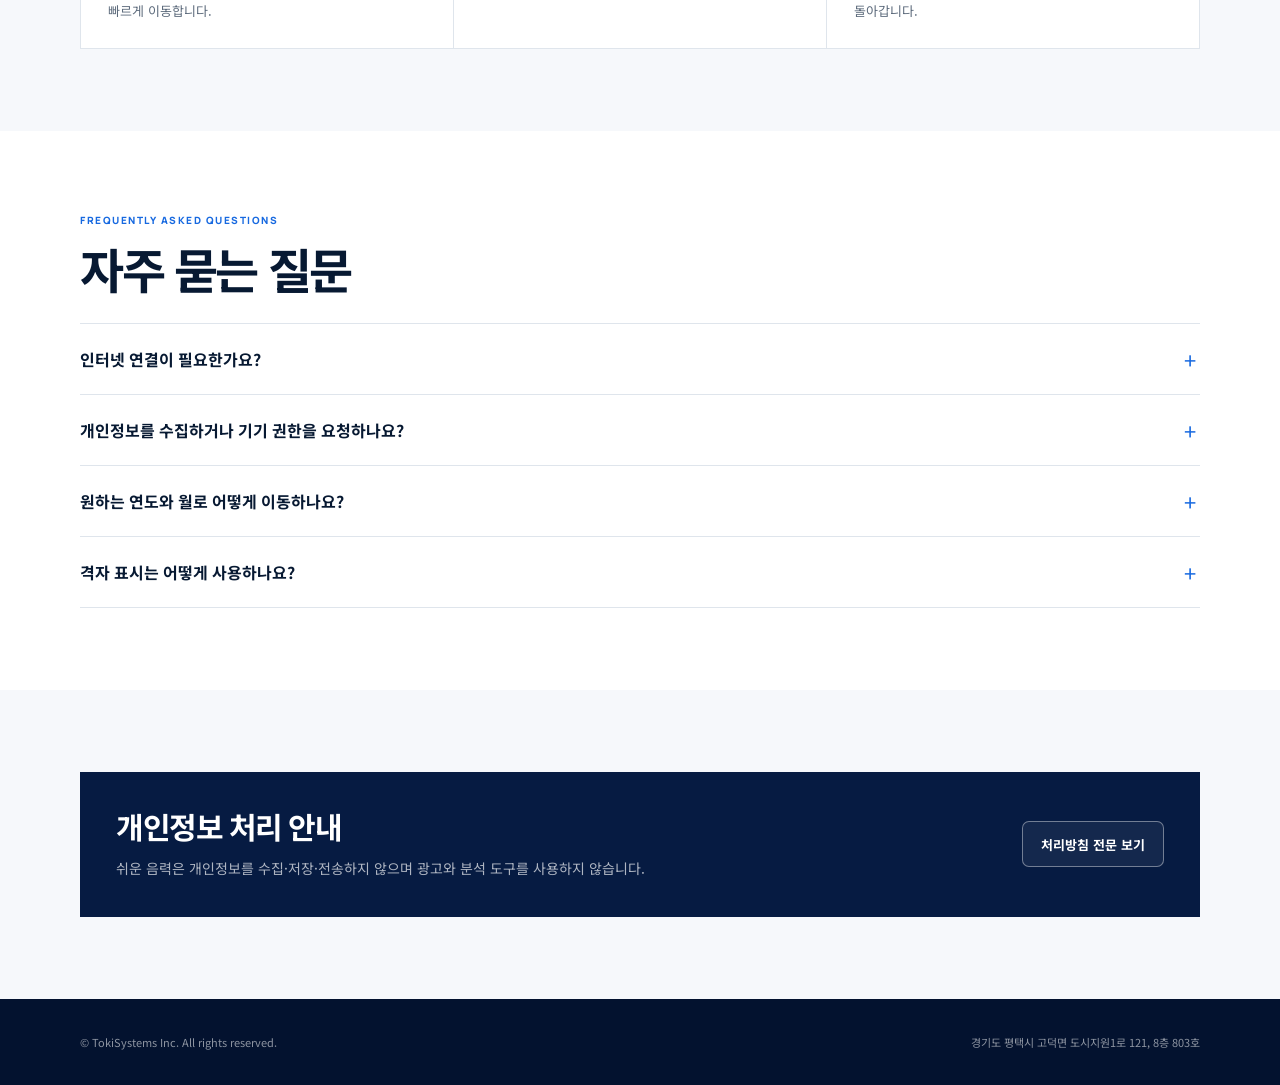
<file: apps/easy-lunar-calendar/index.html>
<!doctype html>
<html lang="ko">
<head>
  <meta charset="utf-8" /><meta name="viewport" content="width=device-width, initial-scale=1" /><meta name="theme-color" content="#061b42" />
  <meta name="description" content="쉬운 음력 공식 지원 페이지. 사용법, 자주 묻는 질문과 개인정보 처리 안내를 확인하세요." />
  <meta property="og:type" content="website" /><meta property="og:site_name" content="TokiSystems" /><meta property="og:title" content="쉬운 음력 | 공식 지원" /><meta property="og:description" content="설정 없이 바로 보는 큰 글씨 음력 달력." /><meta property="og:url" content="https://tokisystems.io/apps/easy-lunar-calendar/" /><meta property="og:image" content="https://tokisystems.io/assets/images/apps/easy-lunar-calendar.png" />
  <title>쉬운 음력 | 공식 지원</title><link rel="canonical" href="https://tokisystems.io/apps/easy-lunar-calendar/" />
  <link rel="preconnect" href="https://fonts.googleapis.com" /><link rel="preconnect" href="https://fonts.gstatic.com" crossorigin /><link href="https://fonts.googleapis.com/css2?family=Manrope:wght@500;700;800&family=Noto+Sans+KR:wght@400;500;600;700;800&display=swap" rel="stylesheet" /><link rel="stylesheet" href="../apps.css" />
</head>
<body class="calendar-theme">
  <a class="skip-link" href="#main">본문으로 바로가기</a>
  <header class="site-header"><div class="container header-inner"><a class="wordmark" href="../../">tokisystems</a><a class="back-link" href="../">← iOS 앱 전체보기</a></div></header>
  <main id="main">
    <section class="app-hero"><div class="container hero-grid"><img class="app-icon" src="../../assets/images/apps/easy-lunar-calendar.png" alt="쉬운 음력 앱 아이콘" width="1024" height="1024" /><div><p class="eyebrow">iOS APP · OFFICIAL SUPPORT</p><h1>쉬운 음력</h1><p class="subtitle">양력·음력과 손없는 날 달력</p><div class="hero-actions"><a class="button button-primary" href="#support">문의하기</a><a class="button button-secondary" href="privacy/">개인정보 처리방침</a></div></div></div></section>
    <section class="section"><div class="container content-grid"><div><p class="section-label">ABOUT THE APP</p><h2>설정 없이 바로 보는<br />큰 글씨 음력 달력</h2><p class="lead">쉬운 음력은 양력과 음력, 손없는 날을 한눈에 확인할 수 있는 간단한 달력 앱입니다. 앱을 열면 바로 이번 달 달력이 표시되며, 양력 날짜 아래에서 음력 날짜를 함께 확인할 수 있습니다.</p><div class="notice">음력 및 손없는 날 정보는 일상적인 달력 확인을 위한 참고용입니다. 중요한 의사결정이나 공식적인 확인이 필요한 경우 관련 기관 또는 공인된 자료를 함께 확인해 주세요.</div></div><aside class="support-card" id="support"><p class="section-label">CUSTOMER SUPPORT</p><h3>도움이 필요하신가요?</h3><p>문의 시 사용 중인 iPhone 모델, iOS 버전과 문제 상황을 함께 알려주시면 더 빠르게 확인할 수 있습니다.</p><a class="button button-primary" href="mailto:support@tokisystems.io?subject=%EC%89%AC%EC%9A%B4%20%EC%9D%8C%EB%A0%A5%20%EC%95%B1%20%EB%AC%B8%EC%9D%98">이메일 문의</a><dl class="support-meta"><div><dt>이메일</dt><dd><a class="text-link" href="mailto:support@tokisystems.io">support@tokisystems.io</a></dd></div><div><dt>전화</dt><dd><a href="tel:+827086910715">+82 70-8691-0715</a></dd></div><div><dt>개발사</dt><dd>토키시스템즈 주식회사</dd></div></dl></aside></div></section>
    <section class="section section-soft"><div class="container"><p class="section-label">KEY FEATURES</p><h2>원하는 날짜를<br />쉽고 빠르게 확인하세요.</h2><div class="feature-grid">
      <article class="feature"><span class="feature-no">01</span><h3>양력과 음력</h3><p>큰 양력 날짜 아래에 음력 날짜와 윤달을 함께 표시합니다.</p></article><article class="feature"><span class="feature-no">02</span><h3>손없는 날</h3><p>손없는 날을 주황색으로 구분해 한눈에 알아볼 수 있습니다.</p></article><article class="feature"><span class="feature-no">03</span><h3>한 달씩 이동</h3><p>달력을 좌우로 밀어 이전 달이나 다음 달로 한 달씩 이동합니다.</p></article><article class="feature"><span class="feature-no">04</span><h3>연도·월 선택</h3><p>상단의 연도와 월을 좌우로 스크롤해 원하는 시점으로 빠르게 이동합니다.</p></article><article class="feature"><span class="feature-no">05</span><h3>격자 표시</h3><p>종이 달력처럼 날짜별 격자선을 켜거나 끌 수 있습니다.</p></article><article class="feature"><span class="feature-no">06</span><h3>오늘로 이동</h3><p>오늘 날짜를 강조하고 오늘이 포함된 달로 즉시 돌아갑니다.</p></article>
    </div></div></section>
    <section class="section"><div class="container"><p class="section-label">FREQUENTLY ASKED QUESTIONS</p><h2>자주 묻는 질문</h2><div class="faq-list">
      <details><summary>인터넷 연결이 필요한가요?</summary><p>필요하지 않습니다. 쉬운 음력은 달력 확인을 위해 네트워크에 연결하지 않으며 오프라인에서 사용할 수 있습니다.</p></details><details><summary>개인정보를 수집하거나 기기 권한을 요청하나요?</summary><p>아니요. 회원가입이나 로그인이 없으며 위치, 연락처, 사진 등 기기 권한을 요청하지 않고 개인정보를 수집하지 않습니다.</p></details><details><summary>원하는 연도와 월로 어떻게 이동하나요?</summary><p>달력을 좌우로 밀면 한 달씩 이동합니다. 더 먼 시점으로 이동하려면 상단의 연도와 월을 좌우로 스크롤해 원하는 시점을 선택하세요.</p></details><details><summary>격자 표시는 어떻게 사용하나요?</summary><p>화면 하단의 격자 버튼을 누르면 종이 달력 형태의 날짜별 격자선을 켜거나 끌 수 있습니다.</p></details>
    </div></div></section>
    <section class="section section-soft"><div class="container privacy-box"><div><h2>개인정보 처리 안내</h2><p>쉬운 음력은 개인정보를 수집·저장·전송하지 않으며 광고와 분석 도구를 사용하지 않습니다.</p></div><a class="button" href="privacy/">처리방침 전문 보기</a></div></section>
  </main>
  <footer class="site-footer"><div class="container footer-inner"><span>© TokiSystems Inc. All rights reserved.</span><span>경기도 평택시 고덕면 도시지원1로 121, 8층 803호</span></div></footer>
</body></html>
</file>
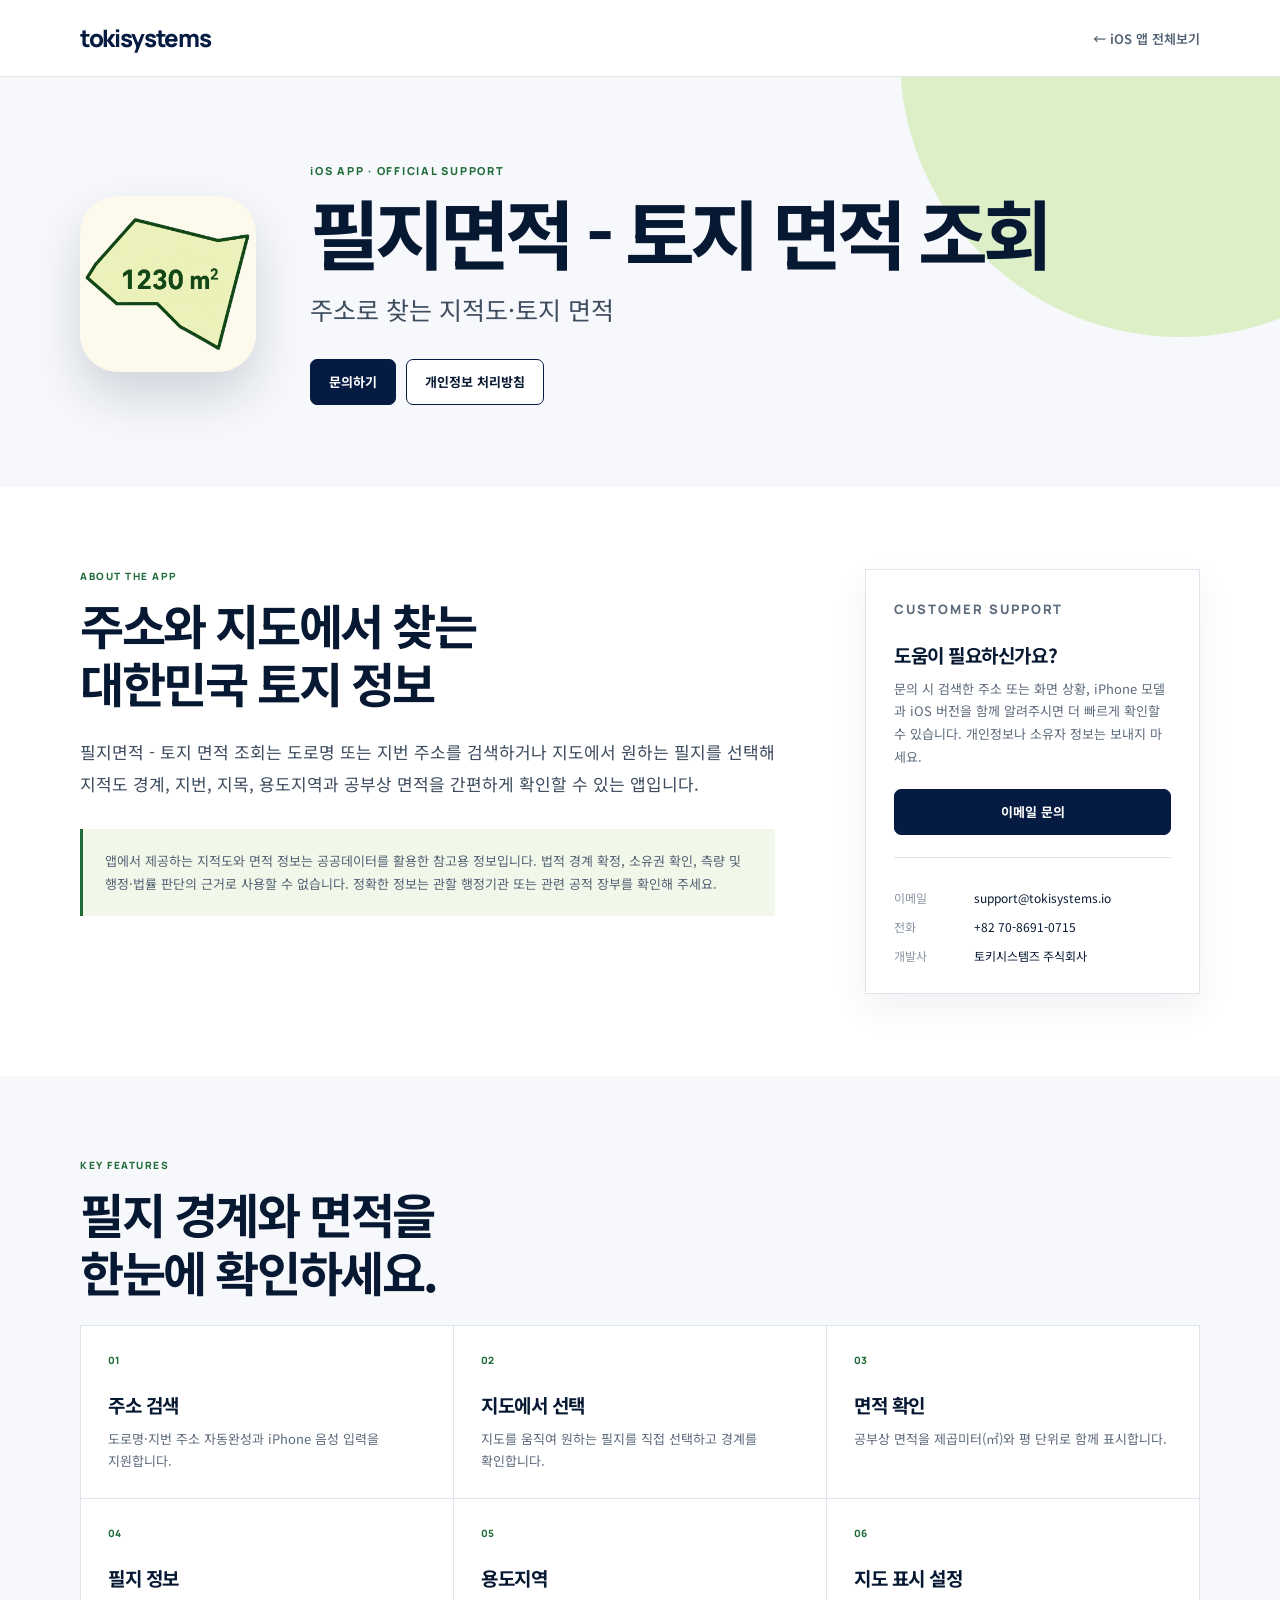
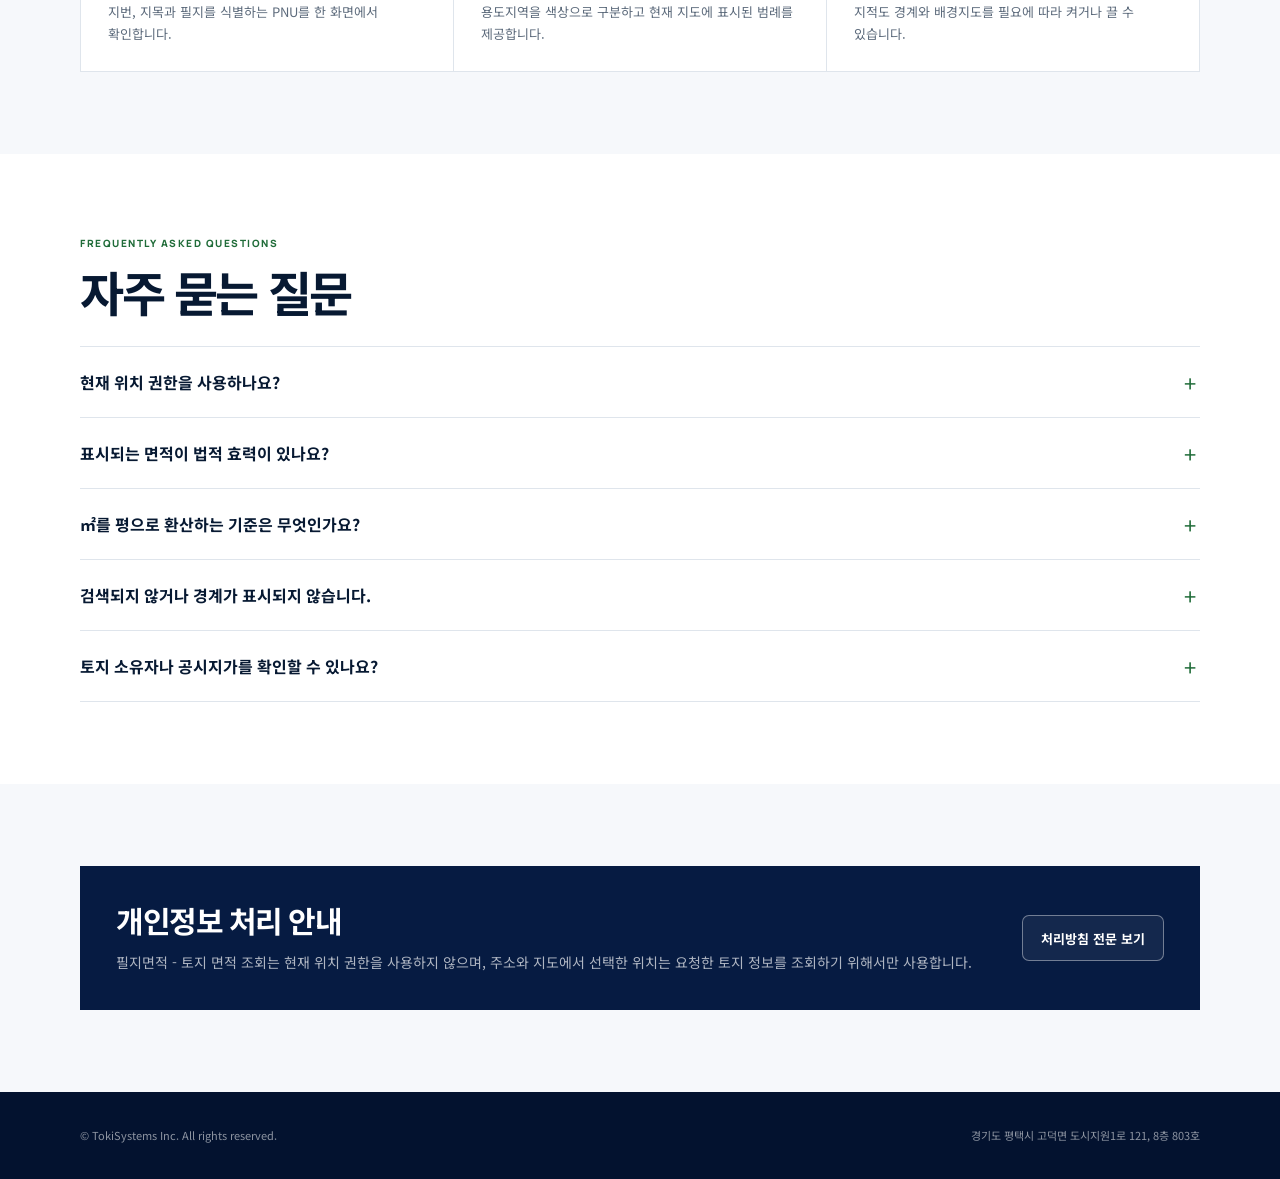
<file: apps/parcel-area/index.html>
<!doctype html>
<html lang="ko"><head>
  <meta charset="utf-8" /><meta name="viewport" content="width=device-width, initial-scale=1" /><meta name="theme-color" content="#145c31" /><meta name="description" content="필지면적 - 토지 면적 조회 공식 지원 페이지. 사용법, 자주 묻는 질문과 개인정보 처리 안내를 확인하세요." />
  <meta property="og:type" content="website" /><meta property="og:site_name" content="TokiSystems" /><meta property="og:title" content="필지면적 - 토지 면적 조회 | 공식 지원" /><meta property="og:description" content="주소로 찾는 지적도·토지 면적." /><meta property="og:url" content="https://tokisystems.io/apps/parcel-area/" /><meta property="og:image" content="https://tokisystems.io/assets/images/apps/parcel-area.png" />
  <title>필지면적 - 토지 면적 조회 | 공식 지원</title><link rel="canonical" href="https://tokisystems.io/apps/parcel-area/" /><link rel="preconnect" href="https://fonts.googleapis.com" /><link rel="preconnect" href="https://fonts.gstatic.com" crossorigin /><link href="https://fonts.googleapis.com/css2?family=Manrope:wght@500;700;800&family=Noto+Sans+KR:wght@400;500;600;700;800&display=swap" rel="stylesheet" /><link rel="stylesheet" href="../apps.css" />
</head><body class="parcel-theme">
  <a class="skip-link" href="#main">본문으로 바로가기</a><header class="site-header"><div class="container header-inner"><a class="wordmark" href="../../">tokisystems</a><a class="back-link" href="../">← iOS 앱 전체보기</a></div></header>
  <main id="main">
    <section class="app-hero"><div class="container hero-grid"><img class="app-icon" src="../../assets/images/apps/parcel-area.png" alt="필지면적 - 토지 면적 조회 앱 아이콘" width="1254" height="1254" /><div><p class="eyebrow">iOS APP · OFFICIAL SUPPORT</p><h1>필지면적 - 토지 면적 조회</h1><p class="subtitle">주소로 찾는 지적도·토지 면적</p><div class="hero-actions"><a class="button button-primary" href="#support">문의하기</a><a class="button button-secondary" href="privacy/">개인정보 처리방침</a></div></div></div></section>
    <section class="section"><div class="container content-grid"><div><p class="section-label">ABOUT THE APP</p><h2>주소와 지도에서 찾는<br />대한민국 토지 정보</h2><p class="lead">필지면적 - 토지 면적 조회는 도로명 또는 지번 주소를 검색하거나 지도에서 원하는 필지를 선택해 지적도 경계, 지번, 지목, 용도지역과 공부상 면적을 간편하게 확인할 수 있는 앱입니다.</p><div class="notice">앱에서 제공하는 지적도와 면적 정보는 공공데이터를 활용한 참고용 정보입니다. 법적 경계 확정, 소유권 확인, 측량 및 행정·법률 판단의 근거로 사용할 수 없습니다. 정확한 정보는 관할 행정기관 또는 관련 공적 장부를 확인해 주세요.</div></div><aside class="support-card" id="support"><p class="section-label">CUSTOMER SUPPORT</p><h3>도움이 필요하신가요?</h3><p>문의 시 검색한 주소 또는 화면 상황, iPhone 모델과 iOS 버전을 함께 알려주시면 더 빠르게 확인할 수 있습니다. 개인정보나 소유자 정보는 보내지 마세요.</p><a class="button button-primary" href="mailto:support@tokisystems.io?subject=%ED%95%84%EC%A7%80%EB%A9%B4%EC%A0%81%20-%20%ED%86%A0%EC%A7%80%20%EB%A9%B4%EC%A0%81%20%EC%A1%B0%ED%9A%8C%20%EC%95%B1%20%EB%AC%B8%EC%9D%98">이메일 문의</a><dl class="support-meta"><div><dt>이메일</dt><dd><a class="text-link" href="mailto:support@tokisystems.io">support@tokisystems.io</a></dd></div><div><dt>전화</dt><dd><a href="tel:+827086910715">+82 70-8691-0715</a></dd></div><div><dt>개발사</dt><dd>토키시스템즈 주식회사</dd></div></dl></aside></div></section>
    <section class="section section-soft"><div class="container"><p class="section-label">KEY FEATURES</p><h2>필지 경계와 면적을<br />한눈에 확인하세요.</h2><div class="feature-grid">
      <article class="feature"><span class="feature-no">01</span><h3>주소 검색</h3><p>도로명·지번 주소 자동완성과 iPhone 음성 입력을 지원합니다.</p></article><article class="feature"><span class="feature-no">02</span><h3>지도에서 선택</h3><p>지도를 움직여 원하는 필지를 직접 선택하고 경계를 확인합니다.</p></article><article class="feature"><span class="feature-no">03</span><h3>면적 확인</h3><p>공부상 면적을 제곱미터(㎡)와 평 단위로 함께 표시합니다.</p></article><article class="feature"><span class="feature-no">04</span><h3>필지 정보</h3><p>지번, 지목과 필지를 식별하는 PNU를 한 화면에서 확인합니다.</p></article><article class="feature"><span class="feature-no">05</span><h3>용도지역</h3><p>용도지역을 색상으로 구분하고 현재 지도에 표시된 범례를 제공합니다.</p></article><article class="feature"><span class="feature-no">06</span><h3>지도 표시 설정</h3><p>지적도 경계와 배경지도를 필요에 따라 켜거나 끌 수 있습니다.</p></article>
    </div></div></section>
    <section class="section"><div class="container"><p class="section-label">FREQUENTLY ASKED QUESTIONS</p><h2>자주 묻는 질문</h2><div class="faq-list">
      <details><summary>현재 위치 권한을 사용하나요?</summary><p>아니요. 필지면적 - 토지 면적 조회는 현재 위치 권한을 요청하거나 사용하지 않습니다. 사용자가 입력한 주소와 지도에서 직접 선택한 위치만 토지 정보 조회에 사용합니다.</p></details><details><summary>표시되는 면적이 법적 효력이 있나요?</summary><p>아니요. 표시되는 경계와 공부상 면적은 공공데이터를 활용한 참고용 정보입니다. 법적 경계, 소유권, 측량 또는 행정 판단에는 관할 행정기관과 공적 장부를 확인해 주세요.</p></details><details><summary>㎡를 평으로 환산하는 기준은 무엇인가요?</summary><p>앱은 공부상 제곱미터 면적을 일반적인 환산 기준에 따라 평으로 함께 표시합니다. 반올림으로 인해 표시값에 작은 차이가 있을 수 있습니다.</p></details><details><summary>검색되지 않거나 경계가 표시되지 않습니다.</summary><p>주소 표기를 간단히 바꿔 다시 검색하거나 지도에서 해당 위치를 직접 선택해 보세요. 공공데이터 제공 상태나 네트워크 환경에 따라 일부 정보가 일시적으로 표시되지 않을 수 있습니다.</p></details><details><summary>토지 소유자나 공시지가를 확인할 수 있나요?</summary><p>필지면적 - 토지 면적 조회는 소유자 정보를 제공하지 않습니다. 앱에 표시되지 않는 공적 정보는 정부24, 토지이음 또는 관할 행정기관 등 공식 경로를 이용해 주세요.</p></details>
    </div></div></section>
    <section class="section section-soft"><div class="container privacy-box"><div><h2>개인정보 처리 안내</h2><p>필지면적 - 토지 면적 조회는 현재 위치 권한을 사용하지 않으며, 주소와 지도에서 선택한 위치는 요청한 토지 정보를 조회하기 위해서만 사용합니다.</p></div><a class="button" href="privacy/">처리방침 전문 보기</a></div></section>
  </main><footer class="site-footer"><div class="container footer-inner"><span>© TokiSystems Inc. All rights reserved.</span><span>경기도 평택시 고덕면 도시지원1로 121, 8층 803호</span></div></footer>
</body></html>
</file>
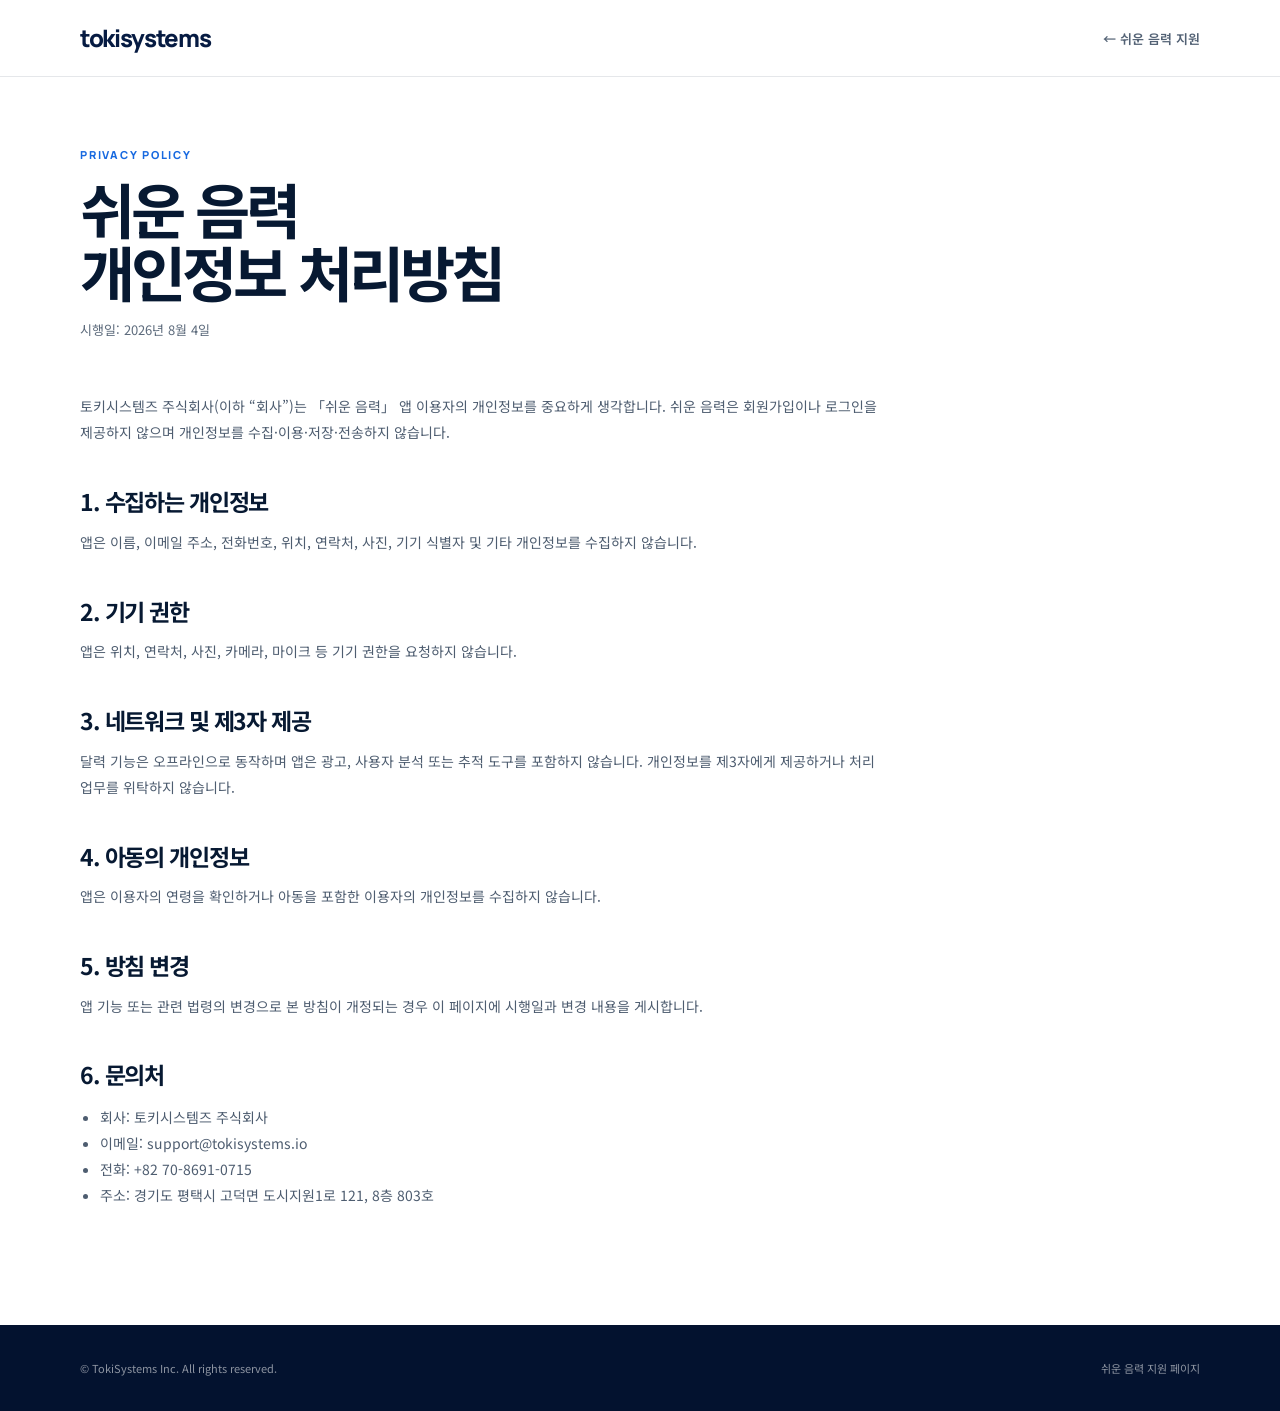
<file: apps/easy-lunar-calendar/privacy/index.html>
<!doctype html>
<html lang="ko"><head><meta charset="utf-8" /><meta name="viewport" content="width=device-width, initial-scale=1" /><meta name="description" content="쉬운 음력 개인정보 처리방침" /><title>쉬운 음력 개인정보 처리방침</title><link rel="canonical" href="https://tokisystems.io/apps/easy-lunar-calendar/privacy/" /><link rel="preconnect" href="https://fonts.googleapis.com" /><link rel="preconnect" href="https://fonts.gstatic.com" crossorigin /><link href="https://fonts.googleapis.com/css2?family=Manrope:wght@500;700;800&family=Noto+Sans+KR:wght@400;500;600;700;800&display=swap" rel="stylesheet" /><link rel="stylesheet" href="../../apps.css" /></head>
<body class="calendar-theme"><header class="site-header"><div class="container header-inner"><a class="wordmark" href="../../../">tokisystems</a><a class="back-link" href="../">← 쉬운 음력 지원</a></div></header><main class="legal-main"><div class="container"><header class="legal-header"><p class="eyebrow">PRIVACY POLICY</p><h1>쉬운 음력<br />개인정보 처리방침</h1><p class="legal-updated">시행일: 2026년 8월 4일</p></header><div class="legal-content"><p>토키시스템즈 주식회사(이하 “회사”)는 「쉬운 음력」 앱 이용자의 개인정보를 중요하게 생각합니다. 쉬운 음력은 회원가입이나 로그인을 제공하지 않으며 개인정보를 수집·이용·저장·전송하지 않습니다.</p><section><h2>1. 수집하는 개인정보</h2><p>앱은 이름, 이메일 주소, 전화번호, 위치, 연락처, 사진, 기기 식별자 및 기타 개인정보를 수집하지 않습니다.</p></section><section><h2>2. 기기 권한</h2><p>앱은 위치, 연락처, 사진, 카메라, 마이크 등 기기 권한을 요청하지 않습니다.</p></section><section><h2>3. 네트워크 및 제3자 제공</h2><p>달력 기능은 오프라인으로 동작하며 앱은 광고, 사용자 분석 또는 추적 도구를 포함하지 않습니다. 개인정보를 제3자에게 제공하거나 처리 업무를 위탁하지 않습니다.</p></section><section><h2>4. 아동의 개인정보</h2><p>앱은 이용자의 연령을 확인하거나 아동을 포함한 이용자의 개인정보를 수집하지 않습니다.</p></section><section><h2>5. 방침 변경</h2><p>앱 기능 또는 관련 법령의 변경으로 본 방침이 개정되는 경우 이 페이지에 시행일과 변경 내용을 게시합니다.</p></section><section><h2>6. 문의처</h2><ul><li>회사: 토키시스템즈 주식회사</li><li>이메일: <a class="text-link" href="mailto:support@tokisystems.io">support@tokisystems.io</a></li><li>전화: <a href="tel:+827086910715">+82 70-8691-0715</a></li><li>주소: 경기도 평택시 고덕면 도시지원1로 121, 8층 803호</li></ul></section></div></div></main><footer class="site-footer"><div class="container footer-inner"><span>© TokiSystems Inc. All rights reserved.</span><a href="../">쉬운 음력 지원 페이지</a></div></footer></body></html>
</file>
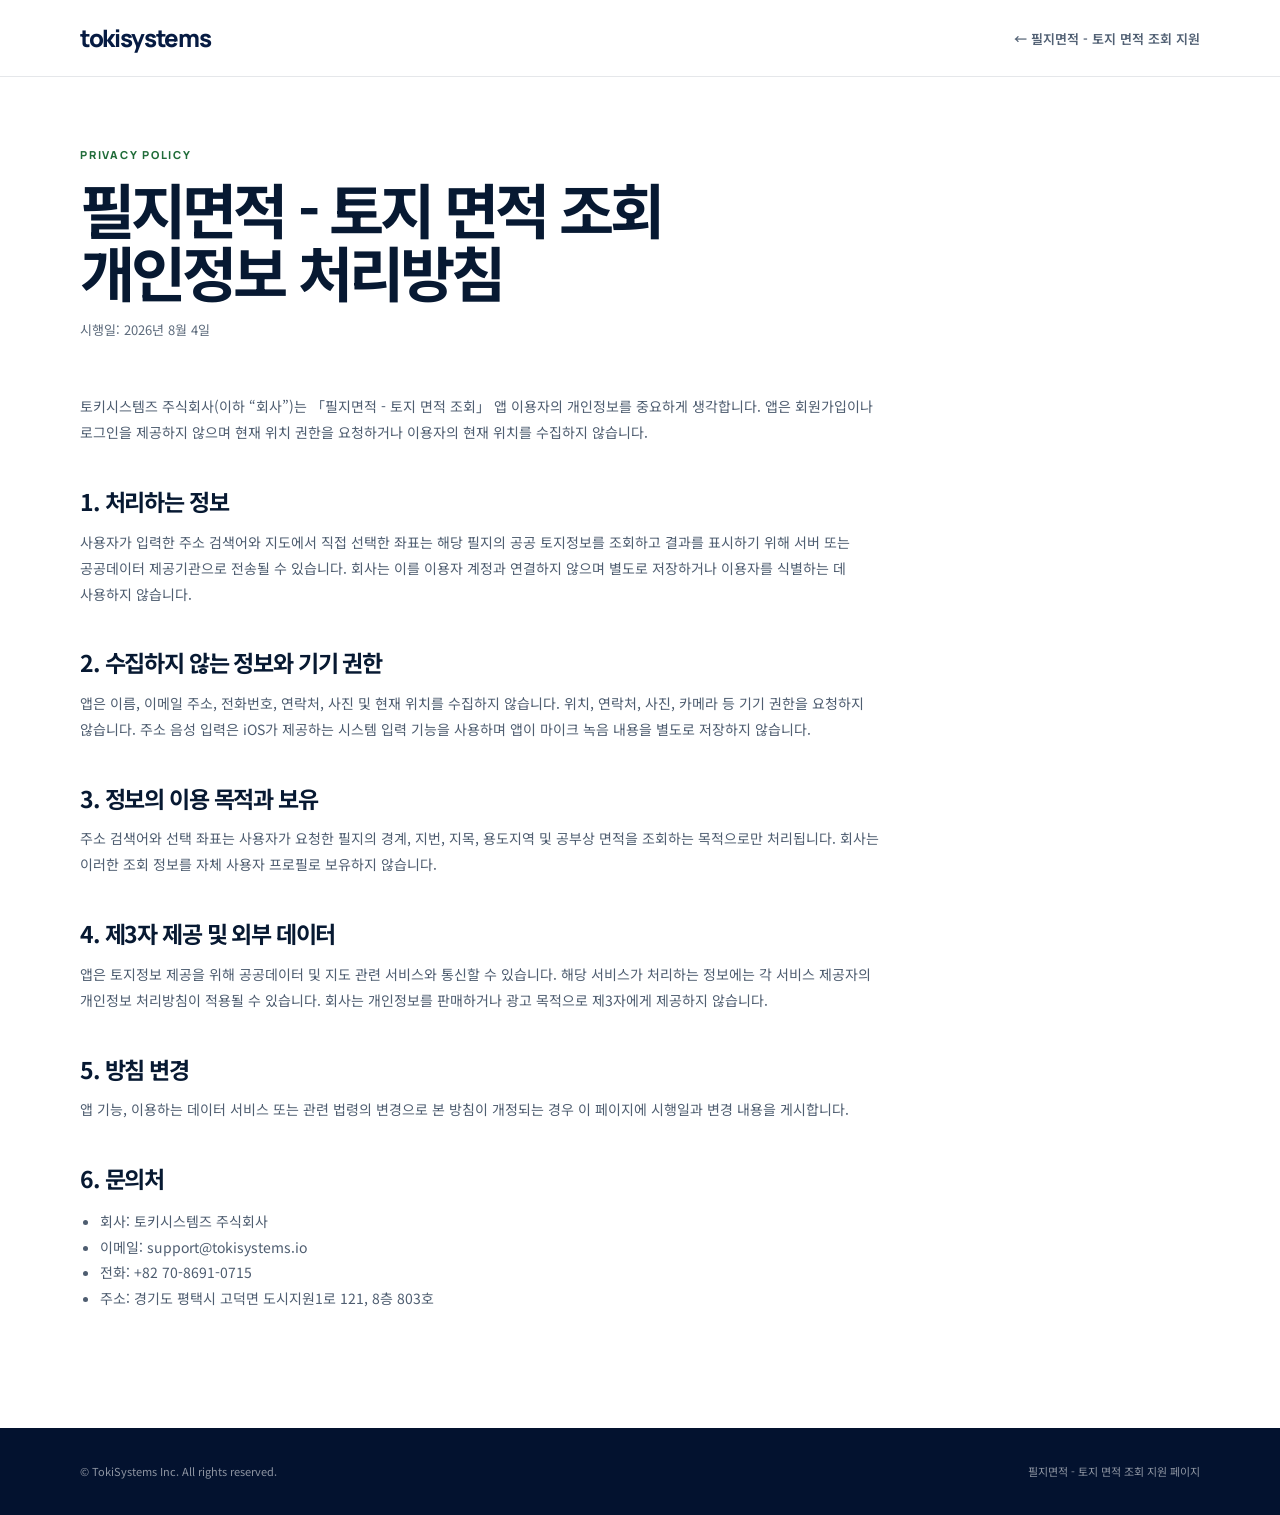
<file: apps/parcel-area/privacy/index.html>
<!doctype html>
<html lang="ko"><head><meta charset="utf-8" /><meta name="viewport" content="width=device-width, initial-scale=1" /><meta name="description" content="필지면적 - 토지 면적 조회 개인정보 처리방침" /><title>필지면적 - 토지 면적 조회 개인정보 처리방침</title><link rel="canonical" href="https://tokisystems.io/apps/parcel-area/privacy/" /><link rel="preconnect" href="https://fonts.googleapis.com" /><link rel="preconnect" href="https://fonts.gstatic.com" crossorigin /><link href="https://fonts.googleapis.com/css2?family=Manrope:wght@500;700;800&family=Noto+Sans+KR:wght@400;500;600;700;800&display=swap" rel="stylesheet" /><link rel="stylesheet" href="../../apps.css" /></head>
<body class="parcel-theme"><header class="site-header"><div class="container header-inner"><a class="wordmark" href="../../../">tokisystems</a><a class="back-link" href="../">← 필지면적 - 토지 면적 조회 지원</a></div></header><main class="legal-main"><div class="container"><header class="legal-header"><p class="eyebrow">PRIVACY POLICY</p><h1>필지면적 - 토지 면적 조회<br />개인정보 처리방침</h1><p class="legal-updated">시행일: 2026년 8월 4일</p></header><div class="legal-content"><p>토키시스템즈 주식회사(이하 “회사”)는 「필지면적 - 토지 면적 조회」 앱 이용자의 개인정보를 중요하게 생각합니다. 앱은 회원가입이나 로그인을 제공하지 않으며 현재 위치 권한을 요청하거나 이용자의 현재 위치를 수집하지 않습니다.</p><section><h2>1. 처리하는 정보</h2><p>사용자가 입력한 주소 검색어와 지도에서 직접 선택한 좌표는 해당 필지의 공공 토지정보를 조회하고 결과를 표시하기 위해 서버 또는 공공데이터 제공기관으로 전송될 수 있습니다. 회사는 이를 이용자 계정과 연결하지 않으며 별도로 저장하거나 이용자를 식별하는 데 사용하지 않습니다.</p></section><section><h2>2. 수집하지 않는 정보와 기기 권한</h2><p>앱은 이름, 이메일 주소, 전화번호, 연락처, 사진 및 현재 위치를 수집하지 않습니다. 위치, 연락처, 사진, 카메라 등 기기 권한을 요청하지 않습니다. 주소 음성 입력은 iOS가 제공하는 시스템 입력 기능을 사용하며 앱이 마이크 녹음 내용을 별도로 저장하지 않습니다.</p></section><section><h2>3. 정보의 이용 목적과 보유</h2><p>주소 검색어와 선택 좌표는 사용자가 요청한 필지의 경계, 지번, 지목, 용도지역 및 공부상 면적을 조회하는 목적으로만 처리됩니다. 회사는 이러한 조회 정보를 자체 사용자 프로필로 보유하지 않습니다.</p></section><section><h2>4. 제3자 제공 및 외부 데이터</h2><p>앱은 토지정보 제공을 위해 공공데이터 및 지도 관련 서비스와 통신할 수 있습니다. 해당 서비스가 처리하는 정보에는 각 서비스 제공자의 개인정보 처리방침이 적용될 수 있습니다. 회사는 개인정보를 판매하거나 광고 목적으로 제3자에게 제공하지 않습니다.</p></section><section><h2>5. 방침 변경</h2><p>앱 기능, 이용하는 데이터 서비스 또는 관련 법령의 변경으로 본 방침이 개정되는 경우 이 페이지에 시행일과 변경 내용을 게시합니다.</p></section><section><h2>6. 문의처</h2><ul><li>회사: 토키시스템즈 주식회사</li><li>이메일: <a class="text-link" href="mailto:support@tokisystems.io">support@tokisystems.io</a></li><li>전화: <a href="tel:+827086910715">+82 70-8691-0715</a></li><li>주소: 경기도 평택시 고덕면 도시지원1로 121, 8층 803호</li></ul></section></div></div></main><footer class="site-footer"><div class="container footer-inner"><span>© TokiSystems Inc. All rights reserved.</span><a href="../">필지면적 - 토지 면적 조회 지원 페이지</a></div></footer></body></html>
</file>
<file: styles.css>
:root {
  --navy-950: #03122f;
  --navy-900: #061b42;
  --navy-800: #08265c;
  --navy-700: #0a337a;
  --blue-500: #2f7df4;
  --cyan-400: #5ee5dd;
  --ink: #101828;
  --muted: #667085;
  --line: #dce3ed;
  --soft: #f3f6fa;
  --white: #ffffff;
  --container: 1240px;
  --shadow: 0 28px 70px rgba(4, 25, 61, 0.14);
}

* { box-sizing: border-box; }
html { scroll-behavior: smooth; }
body {
  margin: 0;
  color: var(--ink);
  background: var(--white);
  font-family: "Manrope", "Noto Sans KR", sans-serif;
  -webkit-font-smoothing: antialiased;
}
body[data-language="ko"] .lang-en,
body[data-language="en"] .lang-ko { display: none !important; }
a { color: inherit; text-decoration: none; }
img { display: block; max-width: 100%; }
button { font: inherit; }
.container { width: min(calc(100% - 48px), var(--container)); margin: 0 auto; }
.section { padding: 132px 0; }
.section-soft { background: var(--soft); }
.sr-only {
  position: absolute; width: 1px; height: 1px; padding: 0; margin: -1px;
  overflow: hidden; clip: rect(0, 0, 0, 0); white-space: nowrap; border: 0;
}
.skip-link {
  position: fixed; z-index: 1000; left: 16px; top: 16px; padding: 10px 16px;
  background: white; color: var(--navy-900); transform: translateY(-200%);
}
.skip-link:focus { transform: translateY(0); }

.site-header {
  position: fixed; z-index: 100; inset: 0 0 auto; color: white;
  transition: background .25s ease, box-shadow .25s ease;
}
.site-header.scrolled { background: rgba(3, 18, 47, .94); box-shadow: 0 8px 30px rgba(0,0,0,.12); backdrop-filter: blur(16px); }
.header-inner { height: 84px; display: flex; align-items: center; justify-content: space-between; }
.wordmark { font-size: 29px; font-weight: 800; letter-spacing: -1.8px; line-height: 1; }
.desktop-nav { display: flex; gap: 34px; align-items: center; margin-left: auto; margin-right: 34px; }
.desktop-nav a { font-size: 13px; font-weight: 600; letter-spacing: .01em; opacity: .82; transition: opacity .2s; }
.desktop-nav a:hover { opacity: 1; }
.header-actions { display: flex; align-items: center; gap: 12px; }
.language-toggle {
  width: 42px; height: 42px; border: 1px solid rgba(255,255,255,.32); border-radius: 50%;
  color: white; background: rgba(255,255,255,.06); cursor: pointer; font-size: 11px; font-weight: 700;
}
.menu-toggle { display: none; width: 42px; height: 42px; background: transparent; border: 0; padding: 11px; cursor: pointer; }
.menu-toggle > span:not(.sr-only) { display: block; width: 20px; height: 1px; margin: 5px 0; background: white; transition: transform .2s; }
.mobile-nav { display: none; }

.hero { position: relative; min-height: 850px; height: 100svh; color: white; overflow: hidden; background: var(--navy-950); }
.hero-media { position: absolute; inset: 0; background: url("assets/images/hero-control-vision.webp") center / cover no-repeat; transform: scale(1.02); }
.hero-shade { position: absolute; inset: 0; background: linear-gradient(90deg, rgba(2,13,35,.96) 0%, rgba(3,22,55,.85) 38%, rgba(3,22,55,.15) 72%, rgba(3,22,55,.22) 100%), linear-gradient(0deg, rgba(2,13,35,.7), transparent 45%); }
.hero-inner { position: relative; height: 100%; display: flex; flex-direction: column; justify-content: center; padding-top: 80px; }
.hero-copy { max-width: 820px; }
.eyebrow { margin: 0 0 26px; font-size: 11px; line-height: 1; font-weight: 800; letter-spacing: .2em; color: var(--cyan-400); }
.eyebrow.dark { color: var(--navy-700); }
.hero h1 { margin: 0; font-size: clamp(56px, 6vw, 92px); line-height: .99; letter-spacing: -.06em; font-weight: 700; word-break: keep-all; }
.hero-lead { margin: 34px 0 0; font-size: 18px; line-height: 1.8; color: rgba(255,255,255,.75); }
.hero-actions { display: flex; gap: 12px; margin-top: 42px; }
.button { min-height: 54px; display: inline-flex; align-items: center; justify-content: center; gap: 28px; padding: 0 22px; border: 1px solid transparent; font-size: 13px; font-weight: 700; }
.button-primary { color: var(--navy-950); background: white; }
.button-primary:hover { background: var(--cyan-400); }
.button-ghost { border-color: rgba(255,255,255,.35); background: rgba(255,255,255,.04); }
.button-ghost:hover { background: rgba(255,255,255,.12); }
.hero-foot { position: absolute; left: 0; right: 0; bottom: 32px; display: flex; align-items: center; justify-content: space-between; border-top: 1px solid rgba(255,255,255,.18); padding-top: 20px; }
.hero-tags { display: flex; gap: 28px; font-size: 11px; font-weight: 700; letter-spacing: .08em; color: rgba(255,255,255,.62); }
.concept-label { display: flex; align-items: center; gap: 8px; font-size: 10px; letter-spacing: .08em; color: rgba(255,255,255,.55); text-transform: uppercase; }
.dot, .status-light { width: 6px; height: 6px; border-radius: 50%; background: var(--cyan-400); box-shadow: 0 0 12px var(--cyan-400); }

.intro-grid { display: grid; grid-template-columns: 1.08fr .92fr; gap: 110px; align-items: start; }
.section-heading h2, .section-top h2, .experience h2, .contact h2, .tokiez h2 { margin: 0; font-size: clamp(42px, 4.3vw, 66px); line-height: 1.15; letter-spacing: -.055em; word-break: keep-all; }
.intro-copy > p { margin: 40px 0 50px; font-size: 18px; line-height: 1.9; color: #465467; word-break: keep-all; }
.principles { border-top: 1px solid var(--line); }
.principles div { display: grid; grid-template-columns: 54px 1fr; align-items: center; border-bottom: 1px solid var(--line); padding: 17px 0; }
.principles span { color: #98a2b3; font-size: 11px; }
.principles strong { font-size: 14px; }

.section-top { display: flex; align-items: end; justify-content: space-between; margin-bottom: 56px; }
.section-note { margin: 0 0 7px; color: var(--muted); font-size: 14px; }
.capability-grid { display: grid; grid-template-columns: 1fr 1fr; gap: 18px; }
.capability-card { position: relative; min-height: 510px; overflow: hidden; color: white; background: var(--navy-900); }
.capability-card-wide { grid-column: 1 / -1; min-height: 570px; }
.capability-card img { position: absolute; width: 100%; height: 100%; object-fit: cover; transition: transform .7s cubic-bezier(.2,.7,.2,1); }
.capability-card:hover img { transform: scale(1.035); }
.card-gradient { position: absolute; inset: 0; background: linear-gradient(0deg, rgba(2,15,39,.96) 0%, rgba(2,18,45,.7) 44%, rgba(2,18,45,.1) 80%); }
.capability-card-wide .card-gradient { background: linear-gradient(90deg, rgba(2,15,39,.94), rgba(2,18,45,.62) 48%, rgba(2,18,45,.08) 78%), linear-gradient(0deg, rgba(2,15,39,.55), transparent 50%); }
.card-content { position: absolute; z-index: 2; left: 36px; right: 36px; bottom: 32px; }
.capability-card-wide .card-content { max-width: 690px; left: 48px; bottom: 44px; }
.card-index { display: block; margin-bottom: 14px; color: var(--cyan-400); font-size: 10px; font-weight: 800; letter-spacing: .16em; }
.card-content h3 { margin: 0 0 13px; font-size: 27px; letter-spacing: -.04em; }
.capability-card-wide .card-content h3 { font-size: 36px; }
.card-content p { max-width: 640px; margin: 0; color: rgba(255,255,255,.72); font-size: 14px; line-height: 1.75; word-break: keep-all; }
.card-content ul { display: flex; flex-wrap: wrap; gap: 8px; margin: 22px 0 0; padding: 0; list-style: none; }
.card-content li { padding: 7px 10px; border: 1px solid rgba(255,255,255,.2); background: rgba(255,255,255,.04); font-size: 9px; font-weight: 700; letter-spacing: .08em; text-transform: uppercase; }
.image-disclaimer { position: absolute; z-index: 3; top: 18px; right: 18px; padding: 6px 8px; background: rgba(2,15,39,.66); color: rgba(255,255,255,.66); font-size: 8px; letter-spacing: .12em; text-transform: uppercase; backdrop-filter: blur(8px); }
.rnd-card .card-index { color: #9bf4b0; }

.experience { overflow: hidden; }
.experience-head { display: grid; grid-template-columns: 1fr .9fr; gap: 140px; align-items: end; }
.experience-head > div:last-child > p:first-child { margin: 0; color: #465467; font-size: 17px; line-height: 1.85; word-break: keep-all; }
.stats { display: grid; grid-template-columns: repeat(2, 1fr); margin: 90px 0 86px; border-top: 1px solid var(--line); border-bottom: 1px solid var(--line); }
.stats > div { padding: 38px 28px; border-right: 1px solid var(--line); }
.stats > div:first-child { padding-left: 0; }
.stats > div:last-child { border-right: 0; }
.stats strong { display: block; color: var(--navy-800); font-size: 38px; line-height: 1; letter-spacing: -.04em; }
.stats span { display: block; margin-top: 13px; color: var(--muted); font-size: 12px; }
.experience-list { border-top: 1px solid #aeb8c6; }
.experience-row { display: grid; grid-template-columns: 70px 1fr auto; gap: 28px; align-items: center; min-height: 130px; border-bottom: 1px solid var(--line); }
.experience-no { color: #98a2b3; font-size: 11px; }
.experience-row h3 { margin: 0 0 8px; font-size: 22px; letter-spacing: -.03em; }
.experience-row p { margin: 0; color: var(--muted); font-size: 12px; }
.experience-type { color: var(--navy-700); font-size: 9px; font-weight: 800; letter-spacing: .14em; }

.tokiez { padding-top: 0; }
.tokiez-panel { position: relative; min-height: 650px; overflow: hidden; color: white; background: #03122f; box-shadow: var(--shadow); isolation: isolate; }
.tokiez-panel::before { content: ""; position: absolute; z-index: -1; inset: 0; background: radial-gradient(circle at 16% 48%, rgba(31,91,190,.48), transparent 38%), linear-gradient(135deg,#071e4a,#03122f 65%); }
.tokiez-viewport { width: 100%; overflow: hidden; }
.tokiez-track { display: flex; transition: transform .72s cubic-bezier(.65,0,.35,1); will-change: transform; }
.tokiez-slide { flex: 0 0 100%; min-width: 0; min-height: 650px; display: grid; grid-template-columns: .92fr 1.08fr; align-items: stretch; }
.tokiez-visual { position: relative; min-height: 650px; display: grid; place-items: center; overflow: hidden; border-right: 1px solid rgba(255,255,255,.08); }
.tokiez-mark { position: absolute; top: 44px; left: 46px; z-index: 2; color: rgba(255,255,255,.46); font-size: 10px; font-weight: 800; letter-spacing: .18em; }
.tokiez-copy { align-self: center; max-width: 650px; padding: 90px 74px 110px; }
.tokiez-copy h2 { font-size: clamp(42px,4.2vw,64px); }
.tokiez-copy > p:not(.eyebrow) { margin: 28px 0 30px; color: rgba(255,255,255,.68); font-size: 16px; line-height: 1.8; word-break: keep-all; }
.tokiez-meta { display: inline-block; color: var(--cyan-400); font-size: 9px; font-weight: 800; letter-spacing: .13em; }
.tokiez-controls { position: absolute; z-index: 6; left: calc(46% + 74px); right: 38px; bottom: 36px; display: flex; align-items: center; gap: 20px; }
.tokiez-counter { color: rgba(255,255,255,.34); font: 10px "Manrope",sans-serif; letter-spacing: .12em; }
.tokiez-counter b { color: white; font-size: 13px; }
.tokiez-dots { display: flex; gap: 9px; }
.tokiez-dot { width: 30px; height: 3px; padding: 0; border: 0; background: rgba(255,255,255,.2); cursor: pointer; transition: background .3s,width .3s; }
.tokiez-dot:hover { background: rgba(255,255,255,.45); }
.tokiez-dot.is-active { width: 52px; background: var(--cyan-400); }
.tokiez-arrows { display: flex; gap: 7px; margin-left: auto; }
.tokiez-arrows button { width: 38px; height: 38px; padding: 0; border: 1px solid rgba(255,255,255,.2); border-radius: 50%; color: white; background: transparent; cursor: pointer; transition: border-color .2s,background .2s; }
.tokiez-arrows button:hover { border-color: var(--cyan-400); background: rgba(94,229,221,.09); }

.flow-preview { position: relative; width: min(76%,390px); height: 470px; border: 1px solid rgba(108,166,224,.2); border-radius: 18px; background-image: linear-gradient(rgba(119,164,210,.06) 1px,transparent 1px),linear-gradient(90deg,rgba(119,164,210,.06) 1px,transparent 1px); background-size: 28px 28px; background-color: rgba(3,18,47,.46); }
.flow-node { position: absolute; z-index: 2; left: 50%; transform: translateX(-50%); min-width: 132px; padding: 12px 15px; border: 1px solid rgba(119,168,218,.36); border-radius: 8px; background: #0a2555; color: rgba(255,255,255,.48); font: 9px "Manrope",sans-serif; text-align: left; box-shadow: 0 12px 28px rgba(0,0,0,.18); }
.flow-node b { display: block; margin-top: 3px; color: white; font-size: 12px; }
.flow-start { top: 30px; min-width: 86px; padding: 8px 15px; border-radius: 20px; color: var(--cyan-400); text-align: center; }
.flow-process { top: 112px; }.flow-decision { top: 230px; transform: translateX(-50%) rotate(45deg); width: 104px; height: 104px; min-width: 0; display: grid; place-items: center; padding: 12px; text-align: center; }.flow-decision>* { transform: rotate(-45deg); }.flow-end { top: 390px; }
.flow-process.active { border-color: var(--cyan-400); box-shadow: 0 0 0 4px rgba(94,229,221,.08),0 0 28px rgba(94,229,221,.15); }
.flow-process.active::after { content:""; position:absolute; top:-4px; right:-4px; width:8px; height:8px; border-radius:50%; background:var(--cyan-400); box-shadow:0 0 0 6px rgba(94,229,221,.1); }
.flow-link { position:absolute; left:50%; width:1px; background:rgba(94,229,221,.45); }.link-a{top:69px;height:43px}.link-b{top:166px;height:64px}.link-c{top:334px;height:56px}
.flow-live { position:absolute; top:16px; right:16px; display:flex; align-items:center; gap:6px; color:rgba(255,255,255,.5); font-size:8px; letter-spacing:.12em; }.flow-live i{width:6px;height:6px;border-radius:50%;background:#9de76d;box-shadow:0 0 8px #9de76d}

.mcc-preview { width: min(84%,470px); padding: 24px; border: 1px solid rgba(108,166,224,.2); border-radius: 17px; background: rgba(3,18,47,.58); box-shadow: 0 25px 60px rgba(0,0,0,.22); }
.mcc-head { display:flex; justify-content:space-between; align-items:center; margin-bottom:30px; color:rgba(255,255,255,.42); font-size:8px; letter-spacing:.12em }.mcc-head span{color:var(--cyan-400);font:700 13px "Manrope",sans-serif}
.mcc-row { position:relative; height:58px; margin-left:62px; border-bottom:1px solid rgba(255,255,255,.09); background-image:linear-gradient(90deg,rgba(255,255,255,.06) 1px,transparent 1px); background-size:25% 100% }.mcc-row em{position:absolute;right:calc(100% + 10px);top:23px;color:rgba(255,255,255,.38);font:normal 7px "Manrope",sans-serif}.mcc-row .bar{position:absolute;top:20px;height:13px;border-radius:2px;background:#2f7df4}.mcc-row .b1{left:2%;width:27%}.mcc-row .b2{left:31%;width:20%;background:#5ee5dd}.mcc-row .b3{left:67%;width:28%}.mcc-row .b4{left:8%;width:36%;background:#5ee5dd}.mcc-row .b5{left:55%;width:30%}.mcc-row .b6{left:18%;width:17%}.mcc-row .b7{left:38%;width:29%;background:#9de76d}.mcc-row .b8{left:70%;width:18%;background:#5ee5dd}.mcc-row .b9{left:4%;width:48%;background:#4968c9}.mcc-row .b10{left:60%;width:33%;background:#5ee5dd}.mcc-axis{display:flex;justify-content:space-between;margin:10px 0 0 62px;color:rgba(255,255,255,.3);font-size:7px}

.framework-preview { width:min(82%,450px); }.framework-user,.framework-core{padding:20px;border:1px solid rgba(255,255,255,.13);border-radius:13px;background:rgba(3,18,47,.55)}.framework-user>span,.framework-core>span{display:block;margin-bottom:13px;color:rgba(255,255,255,.35);font-size:8px;letter-spacing:.15em}.framework-user{display:grid;grid-template-columns:repeat(3,1fr);gap:8px}.framework-user>span{grid-column:1/-1}.framework-user b,.framework-core b{padding:14px 8px;border:1px solid rgba(94,229,221,.2);border-radius:7px;color:var(--cyan-400);font-size:11px;text-align:center}.framework-arrow{display:block;width:1px;height:50px;margin:auto;background:linear-gradient(var(--cyan-400),rgba(94,229,221,.12));position:relative}.framework-arrow::after{content:"";position:absolute;left:-4px;bottom:0;width:7px;height:7px;border-right:1px solid var(--cyan-400);border-bottom:1px solid var(--cyan-400);transform:rotate(45deg)}.framework-core{display:grid;grid-template-columns:repeat(2,1fr);gap:8px;border-color:rgba(94,229,221,.36);background:rgba(14,50,83,.72)}.framework-core>span{grid-column:1/-1}.framework-core b{color:white;background:rgba(255,255,255,.035)}.simulation-badge{width:max-content;margin:18px auto 0;padding:7px 11px;border:1px solid rgba(157,231,109,.28);border-radius:20px;color:#9de76d;font-size:8px;letter-spacing:.1em}.simulation-badge i{display:inline-block;width:6px;height:6px;margin-right:7px;border-radius:50%;background:#9de76d;box-shadow:0 0 8px #9de76d}

.contact { background: var(--soft); }
.contact-grid { display: grid; grid-template-columns: 1fr .88fr; gap: 120px; align-items: start; }
.contact-heading > p:not(.eyebrow) { max-width: 600px; margin: 30px 0 0; color: var(--muted); font-size: 15px; line-height: 1.8; }
.contact-card { background: white; box-shadow: 0 18px 50px rgba(4,25,61,.08); }
.contact-primary { display: grid; grid-template-columns: 58px 1fr auto; align-items: center; gap: 18px; padding: 32px; color: white; background: var(--navy-800); }
.contact-primary > span:first-child { color: rgba(255,255,255,.56); font-size: 10px; text-transform: uppercase; }
.contact-primary strong { font-size: clamp(18px, 2vw, 25px); letter-spacing: -.025em; }
.contact-card dl { margin: 0; padding: 10px 32px 24px; }
.contact-card dl > div { display: grid; grid-template-columns: 74px 1fr; padding: 20px 0; border-bottom: 1px solid var(--line); }
.contact-card dl > div:last-child { border-bottom: 0; }
.contact-card dt { color: #98a2b3; font-size: 10px; text-transform: uppercase; }
.contact-card dd { margin: 0; color: #344054; font-size: 13px; line-height: 1.7; }

.site-footer { padding: 62px 0 28px; color: white; background: var(--navy-950); }
.footer-main { display: flex; justify-content: space-between; align-items: flex-start; padding-bottom: 58px; }
.footer-wordmark { display: inline-block; margin-bottom: 12px; }
.footer-main p { margin: 0; color: rgba(255,255,255,.45); font-size: 11px; }
.footer-links { display: flex; gap: 56px; color: rgba(255,255,255,.68); font-size: 11px; }
.footer-link-group { display: grid; align-content: start; gap: 10px; min-width: 110px; }
.footer-link-group > span { margin-bottom: 3px; color: rgba(255,255,255,.32); font-size: 8px; font-weight: 800; letter-spacing: .16em; }
.footer-link-group a { width: max-content; transition: color .2s; }
.footer-link-group a:hover { color: white; }
.footer-bottom { display: flex; justify-content: space-between; gap: 20px; padding-top: 22px; border-top: 1px solid rgba(255,255,255,.12); color: rgba(255,255,255,.36); font-size: 9px; letter-spacing: .03em; }

.reveal { opacity: 0; transform: translateY(20px); transition: opacity .75s ease, transform .75s ease; }
.reveal.visible { opacity: 1; transform: translateY(0); }

@media (max-width: 980px) {
  .section { padding: 100px 0; }
  .desktop-nav { display: none; }
  .menu-toggle { display: block; }
  .mobile-nav { position: fixed; inset: 84px 0 auto; padding: 24px; background: rgba(3,18,47,.98); border-top: 1px solid rgba(255,255,255,.1); }
  .mobile-nav.open { display: grid; }
  .mobile-nav a { padding: 15px 0; border-bottom: 1px solid rgba(255,255,255,.1); font-size: 15px; }
  .intro-grid, .experience-head, .contact-grid { grid-template-columns: 1fr; gap: 58px; }
  .capability-grid { grid-template-columns: 1fr; }
  .capability-card, .capability-card-wide { grid-column: auto; min-height: 530px; }
  .tokiez-slide { grid-template-columns: 1fr; }
  .tokiez-visual { min-height: 390px; }
  .tokiez-copy { max-width: none; padding: 54px 48px 100px; }
  .tokiez-controls { left: 48px; right: 38px; }  .contact-card { max-width: 700px; }
}

@media (max-width: 640px) {
  .container { width: min(calc(100% - 32px), var(--container)); }
  .header-inner { height: 72px; }
  .wordmark { font-size: 24px; }
  .mobile-nav { top: 72px; }
  .hero { min-height: 760px; }
  .hero-media { background-position: 62% center; }
  .hero-shade { background: linear-gradient(90deg, rgba(2,13,35,.95), rgba(3,22,55,.52)), linear-gradient(0deg, rgba(2,13,35,.84), transparent 60%); }
  .hero-inner { padding-top: 62px; }
  .hero h1 { font-size: 48px; }
  .hero-lead { font-size: 15px; line-height: 1.75; }
  .hero-lead br { display: none; }
  .hero-actions { flex-direction: column; align-items: stretch; }
  .button { justify-content: space-between; }
  .hero-foot { bottom: 22px; }
  .hero-tags { gap: 12px; font-size: 8px; }
  .concept-label { display: none; }
  .section { padding: 82px 0; }
  .section-heading h2, .section-top h2, .experience h2, .contact h2, .tokiez h2 { font-size: 38px; }
  .section-top { align-items: start; gap: 20px; flex-direction: column; }
  .capability-card, .capability-card-wide { min-height: 520px; }
  .capability-card-wide .card-content, .card-content { left: 24px; right: 24px; bottom: 25px; }
  .capability-card-wide .card-content h3, .card-content h3 { font-size: 25px; }
  .stats { grid-template-columns: 1fr; margin: 64px 0; }
  .stats > div, .stats > div:first-child { padding: 24px 0; border-right: 0; border-bottom: 1px solid var(--line); }
  .stats > div:last-child { border-bottom: 0; }
  .experience-row { grid-template-columns: 34px 1fr; gap: 14px; padding: 26px 0; }
  .experience-type { display: none; }
  .experience-row p { line-height: 1.6; }
  .tokiez-panel { margin-inline: -16px; }
  .tokiez-slide { min-height: 720px; }
  .tokiez-visual { min-height: 340px; }
  .tokiez-mark { top: 22px; left: 24px; }
  .tokiez-copy { padding: 42px 28px 100px; }
  .tokiez-copy h2 { font-size: 38px; }
  .tokiez-copy > p:not(.eyebrow) { margin-block: 22px; font-size: 14px; }
  .tokiez-controls { left: 28px; right: 28px; bottom: 30px; }
  .tokiez-arrows { display: none; }
  .tokiez-dot { width: 20px; }
  .tokiez-dot.is-active { width: 36px; }
  .flow-preview { height: 290px; }
  .flow-start { top: 18px; }
  .flow-process { top: 72px; }
  .flow-decision { top: 142px; width: 76px; height: 76px; }
  .flow-end { top: 240px; }
  .link-a { top: 55px; height: 17px; }
  .link-b { top: 126px; height: 16px; }
  .link-c { top: 218px; height: 22px; }
  .mcc-preview { padding: 18px; }
  .mcc-row { height: 38px; }
  .mcc-row .bar { top: 12px; }
  .mcc-row em { top: 15px; }  .contact-primary { grid-template-columns: 1fr auto; padding: 24px; }
  .contact-primary > span:first-child { display: none; }
  .contact-card dl { padding-inline: 24px; }
  .contact-card dl > div { grid-template-columns: 58px 1fr; }
  .footer-main, .footer-bottom { flex-direction: column; }
  .footer-links { display: grid; grid-template-columns: 1fr 1fr; }
}

@media (prefers-reduced-motion: reduce) {
  html { scroll-behavior: auto; }
  *, *::before, *::after { transition-duration: .01ms !important; animation-duration: .01ms !important; }
  .reveal { opacity: 1; transform: none; }
}
</file>
<file: apps/apps.css>
:root {
  --ink: #071932;
  --muted: #5d6b7c;
  --line: #dfe5ec;
  --paper: #f6f8fb;
  --navy: #061b42;
  --container: 1120px;
}
* { box-sizing: border-box; }
html { scroll-behavior: smooth; }
body { margin: 0; color: var(--ink); background: #fff; font-family: "Noto Sans KR", system-ui, sans-serif; -webkit-font-smoothing: antialiased; }
a { color: inherit; text-decoration: none; }
img { display: block; max-width: 100%; }
.container { width: min(calc(100% - 48px), var(--container)); margin-inline: auto; }
.skip-link { position: fixed; top: -60px; left: 16px; z-index: 99; padding: 12px 16px; color: #fff; background: #000; }
.skip-link:focus { top: 16px; }
.site-header { position: relative; z-index: 10; border-bottom: 1px solid rgba(7,25,50,.1); background: rgba(255,255,255,.94); }
.header-inner { min-height: 76px; display: flex; align-items: center; justify-content: space-between; gap: 24px; }
.wordmark { color: var(--navy); font: 800 24px/1 "Manrope", sans-serif; letter-spacing: -.055em; }
.back-link { display: inline-flex; align-items: center; gap: 8px; color: #526174; font-size: 13px; font-weight: 600; }
.back-link:hover, .text-link:hover { color: var(--accent); }
.app-hero { position: relative; overflow: hidden; padding: 86px 0 82px; background: var(--paper); }
.app-hero::after { content: ""; position: absolute; width: 560px; height: 560px; right: -180px; top: -300px; border-radius: 50%; background: var(--accent-soft); }
.hero-grid { position: relative; z-index: 1; display: grid; grid-template-columns: 176px 1fr; gap: 54px; align-items: center; }
.app-icon { width: 176px; height: 176px; aspect-ratio: 1; object-fit: cover; border-radius: 38px; box-shadow: 0 24px 50px rgba(7,25,50,.16); }
.eyebrow { margin: 0 0 14px; color: var(--accent); font: 800 11px/1.4 "Manrope", sans-serif; letter-spacing: .16em; }
h1 { margin: 0; font-size: clamp(44px, 7vw, 76px); line-height: 1.05; letter-spacing: -.065em; }
.subtitle { margin: 18px 0 0; color: #3f4d60; font-size: clamp(18px, 2.4vw, 25px); line-height: 1.55; word-break: keep-all; }
.hero-actions { display: flex; flex-wrap: wrap; gap: 10px; margin-top: 30px; }
.button { min-height: 46px; display: inline-flex; align-items: center; justify-content: center; padding: 0 18px; border: 1px solid var(--navy); border-radius: 7px; font-size: 13px; font-weight: 700; transition: transform .2s; }
.button-primary { color: #fff; background: var(--navy); }
.button-secondary { background: #fff; }
.button:hover { transform: translateY(-1px); }
.section { padding: 82px 0; }
.section-soft { background: var(--paper); }
.content-grid { display: grid; grid-template-columns: minmax(0, 1.35fr) minmax(260px, .65fr); gap: 90px; align-items: start; }
.section-label { margin: 0 0 13px; color: var(--accent); font: 800 10px/1.4 "Manrope", sans-serif; letter-spacing: .15em; }
h2 { margin: 0 0 25px; font-size: clamp(31px, 4vw, 48px); line-height: 1.2; letter-spacing: -.05em; word-break: keep-all; }
h3 { margin: 0 0 10px; font-size: 19px; letter-spacing: -.025em; }
.lead { margin: 0; color: #3e4d60; font-size: 17px; line-height: 1.9; word-break: keep-all; }
.notice { margin-top: 28px; padding: 20px 22px; border-left: 3px solid var(--accent); color: #536175; background: var(--accent-faint); font-size: 13px; line-height: 1.8; word-break: keep-all; }
.support-card { padding: 28px; border: 1px solid var(--line); background: #fff; box-shadow: 0 14px 35px rgba(7,25,50,.06); }
.support-card p { margin: 0 0 20px; color: var(--muted); font-size: 13px; line-height: 1.75; }
.support-card .button { width: 100%; }
.support-meta { margin: 22px 0 0; padding: 20px 0 0; border-top: 1px solid var(--line); }
.support-meta div { display: grid; grid-template-columns: 70px 1fr; gap: 10px; margin-top: 10px; font-size: 12px; line-height: 1.6; }
.support-meta dt { color: #8a96a5; }
.support-meta dd { margin: 0; }
.feature-grid { display: grid; grid-template-columns: repeat(3, 1fr); gap: 1px; border: 1px solid var(--line); background: var(--line); }
.feature { min-height: 164px; padding: 27px; background: #fff; }
.feature-no { display: block; margin-bottom: 24px; color: var(--accent); font: 800 10px "Manrope", sans-serif; }
.feature p { margin: 0; color: var(--muted); font-size: 13px; line-height: 1.65; word-break: keep-all; }
.faq-list { border-top: 1px solid var(--line); }
details { border-bottom: 1px solid var(--line); }
summary { position: relative; padding: 23px 42px 23px 0; cursor: pointer; font-size: 16px; font-weight: 700; list-style: none; }
summary::-webkit-details-marker { display: none; }
summary::after { content: "+"; position: absolute; right: 4px; top: 19px; color: var(--accent); font-size: 22px; font-weight: 400; }
details[open] summary::after { content: "−"; }
details p { max-width: 820px; margin: -4px 0 24px; color: var(--muted); font-size: 14px; line-height: 1.8; word-break: keep-all; }
.privacy-box { display: grid; grid-template-columns: 1fr auto; gap: 36px; align-items: center; padding: 36px; color: #fff; background: var(--navy); }
.privacy-box h2 { margin-bottom: 12px; font-size: 30px; }
.privacy-box p { margin: 0; color: rgba(255,255,255,.68); font-size: 14px; line-height: 1.75; }
.privacy-box .button { border-color: rgba(255,255,255,.4); color: #fff; background: rgba(255,255,255,.06); }
.legal-main { padding: 70px 0 100px; }
.legal-header { max-width: 800px; margin-bottom: 55px; }
.legal-header h1 { font-size: clamp(38px, 6vw, 60px); }
.legal-updated { margin: 18px 0 0; color: var(--muted); font-size: 13px; }
.legal-content { max-width: 820px; }
.legal-content section { margin-top: 42px; }
.legal-content h2 { margin-bottom: 13px; font-size: 23px; }
.legal-content p, .legal-content li { color: #4e5d70; font-size: 14px; line-height: 1.85; word-break: keep-all; }
.legal-content ul { padding-left: 20px; }
.site-footer { padding: 34px 0; color: rgba(255,255,255,.55); background: #03122f; }
.footer-inner { display: flex; justify-content: space-between; gap: 24px; font-size: 11px; line-height: 1.7; }
.footer-inner a:hover { color: #fff; }
.calendar-theme { --accent: #1769e0; --accent-soft: #dbe9ff; --accent-faint: #f0f6ff; }
.parcel-theme { --accent: #206c39; --accent-soft: #ddefc7; --accent-faint: #f2f8e9; }
.apps-index { --accent: #1769e0; --accent-soft: #dbe9ff; --accent-faint: #f0f6ff; }
.apps-hero { position: relative; overflow: hidden; padding: 112px 0 106px; color: #fff; background: var(--navy); }
.apps-hero::before { content: ""; position: absolute; width: 620px; height: 620px; right: -170px; top: -390px; border: 1px solid rgba(255,255,255,.14); border-radius: 50%; box-shadow: 0 0 0 100px rgba(255,255,255,.025), 0 0 0 200px rgba(255,255,255,.018); }
.apps-hero-inner { position: relative; z-index: 1; }
.apps-hero .eyebrow { color: #73e7dd; }
.apps-hero h1 { max-width: 800px; font-size: clamp(52px, 8vw, 88px); }
.apps-hero p:last-child { margin: 28px 0 0; color: rgba(255,255,255,.68); font-size: 17px; line-height: 1.8; word-break: keep-all; }
.apps-catalog { padding: 100px 0 120px; background: #f6f8fb; }
.catalog-heading { margin-bottom: 42px; }
.catalog-heading h2 { margin-bottom: 0; }
.app-list { display: grid; grid-template-columns: repeat(2, minmax(0, 1fr)); gap: 24px; }
.app-card { position: relative; overflow: hidden; display: grid; grid-template-columns: 190px 1fr; min-height: 330px; border: 1px solid var(--line); background: #fff; box-shadow: 0 18px 48px rgba(7,25,50,.06); transition: transform .25s ease, box-shadow .25s ease; }
.app-card:hover { transform: translateY(-5px); box-shadow: 0 26px 60px rgba(7,25,50,.12); }
.app-card:focus-visible { outline: 3px solid #1769e0; outline-offset: 4px; }
.app-card-visual { display: grid; place-items: center; padding: 34px; background: var(--card-tint); }
.app-card-visual img { width: 126px; height: 126px; aspect-ratio: 1; object-fit: cover; border-radius: 28px; box-shadow: 0 20px 38px rgba(7,25,50,.18); }
.calendar-card { --card-accent: #1769e0; --card-tint: #edf4ff; }
.parcel-card { --card-accent: #206c39; --card-tint: #f0f7e8; }
.app-card-copy { display: flex; flex-direction: column; align-items: flex-start; padding: 42px 36px 36px; }
.app-category { color: var(--card-accent); font: 800 9px/1.4 "Manrope", sans-serif; letter-spacing: .14em; }
.app-card h3 { margin: 15px 0 12px; font-size: 31px; letter-spacing: -.05em; }
.app-card p { margin: 0; color: var(--muted); font-size: 14px; line-height: 1.75; word-break: keep-all; }
.app-card-link { display: inline-flex; gap: 14px; align-items: center; margin-top: auto; padding-top: 26px; color: var(--navy); font-size: 13px; font-weight: 700; }
.app-card-link span { transition: transform .2s ease; }
.app-card:hover .app-card-link span { transform: translateX(4px); }
@media (max-width: 800px) {
  .app-hero { padding: 62px 0; }
  .hero-grid { grid-template-columns: 128px 1fr; gap: 32px; }
  .app-icon { width: 128px; height: 128px; border-radius: 28px; }
  .content-grid { grid-template-columns: 1fr; gap: 42px; }
  .feature-grid { grid-template-columns: repeat(2, 1fr); }
  .app-list { grid-template-columns: 1fr; }
}
@media (max-width: 560px) {
  .container { width: min(calc(100% - 32px), var(--container)); }
  .header-inner { min-height: 68px; }
  .wordmark { font-size: 21px; }
  .back-link { font-size: 12px; }
  .app-hero { padding: 48px 0 54px; }
  .hero-grid { grid-template-columns: 1fr; gap: 26px; }
  .app-icon { width: 112px; height: 112px; border-radius: 25px; }
  h1 { font-size: 48px; }
  .subtitle { font-size: 18px; }
  .section { padding: 64px 0; }
  .feature-grid { grid-template-columns: 1fr; }
  .feature { min-height: auto; }
  .privacy-box { grid-template-columns: 1fr; padding: 28px; }
  .privacy-box .button { width: 100%; }
  .footer-inner { flex-direction: column; }
  .apps-hero { padding: 78px 0 74px; }
  .apps-hero h1 { font-size: 48px; }
  .apps-hero p:last-child { font-size: 15px; }
  .apps-hero p br { display: none; }
  .apps-catalog { padding: 68px 0 82px; }
  .app-card { grid-template-columns: 1fr; }
  .app-card-visual { min-height: 220px; }
  .app-card-visual img { width: 118px; height: 118px; border-radius: 26px; }
  .app-card-copy { min-height: 260px; padding: 30px 26px; }
}
@media (prefers-reduced-motion: reduce) { html { scroll-behavior: auto; } *, *::before, *::after { transition: none !important; } }
</file>
<file: players/players.css>
.players-page { background: #fff; }

.players-hero {
  position: relative;
  min-height: 820px;
  height: 100svh;
  overflow: hidden;
  color: white;
  background: var(--navy-950);
}
.players-hero-media {
  position: absolute;
  inset: 0;
  width: 100%;
  height: 100%;
  object-fit: cover;
  object-position: center;
  transform: scale(1.02);
}
.players-hero-shade {
  position: absolute;
  inset: 0;
  background:
    linear-gradient(90deg, rgba(2,13,35,.97) 0%, rgba(3,22,55,.88) 42%, rgba(3,22,55,.18) 76%, rgba(3,22,55,.35) 100%),
    linear-gradient(0deg, rgba(2,13,35,.78), transparent 52%);
}
.players-hero-inner {
  position: relative;
  height: 100%;
  display: flex;
  flex-direction: column;
  justify-content: center;
  padding-top: 84px;
}
.players-hero-copy { max-width: 850px; }
.players-hero h1 {
  margin: 0;
  font-size: clamp(58px, 6.4vw, 96px);
  line-height: .98;
  letter-spacing: -.065em;
  font-weight: 700;
  word-break: keep-all;
}
.players-hero-lead {
  margin: 34px 0 0;
  color: rgba(255,255,255,.76);
  font-size: 17px;
  line-height: 1.85;
  word-break: keep-all;
}
.players-actions { display: flex; gap: 12px; margin-top: 40px; }
.players-hero-foot {
  position: absolute;
  left: 0;
  right: 0;
  bottom: 32px;
  display: flex;
  align-items: center;
  justify-content: space-between;
  padding-top: 20px;
  border-top: 1px solid rgba(255,255,255,.18);
}
.players-tags { display: flex; gap: 28px; color: rgba(255,255,255,.62); font-size: 10px; font-weight: 700; letter-spacing: .08em; }

.players-section { padding: 126px 0; }
.players-section h2,
.players-intro h2,
.players-flow h2,
.players-demo h2,
.players-contact h2 {
  margin: 0;
  font-size: clamp(42px, 4.3vw, 66px);
  line-height: 1.12;
  letter-spacing: -.055em;
  word-break: keep-all;
}
.players-intro-grid { display: grid; grid-template-columns: 1.02fr .98fr; gap: 110px; align-items: start; }
.players-intro-copy > p { margin: 34px 0 42px; color: #465467; font-size: 17px; line-height: 1.9; word-break: keep-all; }
.players-facts { display: grid; grid-template-columns: 1fr 1.35fr; border-top: 1px solid var(--line); border-bottom: 1px solid var(--line); }
.players-facts > div { padding: 26px 24px; border-right: 1px solid var(--line); }
.players-facts > div:first-child { padding-left: 0; }
.players-facts > div:last-child { border-right: 0; }
.players-facts strong,
.players-facts span { display: block; }
.players-facts strong { color: var(--navy-800); font-size: 26px; letter-spacing: -.04em; }
.players-facts span { margin-top: 7px; color: var(--muted); font-size: 10px; }

.players-features { background: var(--soft); }
.players-section-heading { margin-bottom: 58px; }
.players-feature-grid { display: grid; grid-template-columns: repeat(2, 1fr); gap: 16px; }
.players-feature-card {
  min-height: 280px;
  padding: 34px;
  border: 1px solid var(--line);
  background: white;
}
.players-feature-card > span { color: var(--blue-500); font-size: 10px; font-weight: 800; letter-spacing: .14em; }
.players-feature-card h3 { margin: 54px 0 14px; color: var(--navy-900); font-size: 24px; letter-spacing: -.035em; }
.players-feature-card p { margin: 0; max-width: 530px; color: var(--muted); font-size: 14px; line-height: 1.75; word-break: keep-all; }

.players-flow { color: white; background: var(--navy-950); }
.players-flow-grid { display: grid; grid-template-columns: .85fr 1.15fr; gap: 100px; align-items: center; }
.players-flow-copy > p:not(.eyebrow) { margin: 30px 0 0; max-width: 560px; color: rgba(255,255,255,.62); font-size: 14px; line-height: 1.85; word-break: keep-all; }
.players-flow-steps { margin: 0; padding: 0; list-style: none; border-top: 1px solid rgba(255,255,255,.16); }
.players-flow-steps li { display: grid; grid-template-columns: 54px 1fr; gap: 20px; align-items: center; min-height: 102px; border-bottom: 1px solid rgba(255,255,255,.16); }
.players-flow-steps li > span { color: var(--cyan-400); font-size: 10px; font-weight: 800; }
.players-flow-steps strong,
.players-flow-steps small { display: block; }
.players-flow-steps strong { font-size: 13px; letter-spacing: .08em; }
.players-flow-steps small { margin-top: 7px; color: rgba(255,255,255,.45); font-size: 10px; }

.players-demo { background: #fff; }
.players-demo-panel {
  display: grid;
  grid-template-columns: 1fr .78fr;
  gap: 100px;
  padding: 70px;
  border: 1px solid var(--line);
  background: linear-gradient(135deg, #f7f9fc, #edf3fa);
}
.players-demo-copy > p { margin: 8px 0 32px; color: var(--muted); font-size: 14px; line-height: 1.85; word-break: keep-all; }
.players-status { display: inline-flex; align-items: center; gap: 9px; padding: 9px 13px; border: 1px solid #ced8e6; border-radius: 999px; color: var(--navy-700); font-size: 10px; font-weight: 700; }
.players-status i { width: 6px; height: 6px; border-radius: 50%; background: var(--cyan-400); box-shadow: 0 0 10px var(--cyan-400); }

.players-contact { color: white; background: linear-gradient(135deg, #071d48, #03122f); }
.players-contact-grid { display: grid; grid-template-columns: 1fr .8fr; gap: 100px; align-items: center; }
.players-contact-grid > div > p:not(.eyebrow) { margin: 28px 0 0; color: rgba(255,255,255,.6); font-size: 14px; line-height: 1.8; }
.players-contact-link {
  display: grid;
  grid-template-columns: 58px 1fr auto;
  gap: 18px;
  align-items: center;
  padding: 32px;
  border: 1px solid rgba(255,255,255,.2);
  background: rgba(255,255,255,.05);
}
.players-contact-link > span:first-child { color: rgba(255,255,255,.5); font-size: 10px; text-transform: uppercase; }
.players-contact-link strong { font-size: clamp(18px, 2vw, 25px); letter-spacing: -.025em; }

@media (max-width: 980px) {
  .players-intro-grid,
  .players-flow-grid,
  .players-demo-panel,
  .players-contact-grid { grid-template-columns: 1fr; gap: 58px; }
  .players-demo-panel { padding: 54px; }
}

@media (max-width: 640px) {
  .players-hero { min-height: 760px; }
  .players-hero h1 { font-size: 48px; }
  .players-hero-lead br { display: none; }
  .players-actions { flex-direction: column; }
  .players-hero-foot { align-items: flex-end; }
  .players-tags { flex-direction: column; gap: 7px; }
  .players-section { padding: 84px 0; }
  .players-section h2,
  .players-intro h2,
  .players-flow h2,
  .players-demo h2,
  .players-contact h2 { font-size: 38px; }
  .players-facts,
  .players-feature-grid { grid-template-columns: 1fr; }
  .players-facts > div,
  .players-facts > div:first-child { padding: 22px 0; border-right: 0; border-bottom: 1px solid var(--line); }
  .players-facts > div:last-child { border-bottom: 0; }
  .players-feature-card { min-height: 250px; padding: 28px; }
  .players-feature-card h3 { margin-top: 42px; }
  .players-demo-panel { padding: 34px 26px; }
  .players-contact-link { grid-template-columns: 1fr auto; padding: 24px; }
  .players-contact-link > span:first-child { display: none; }
}
</file>
